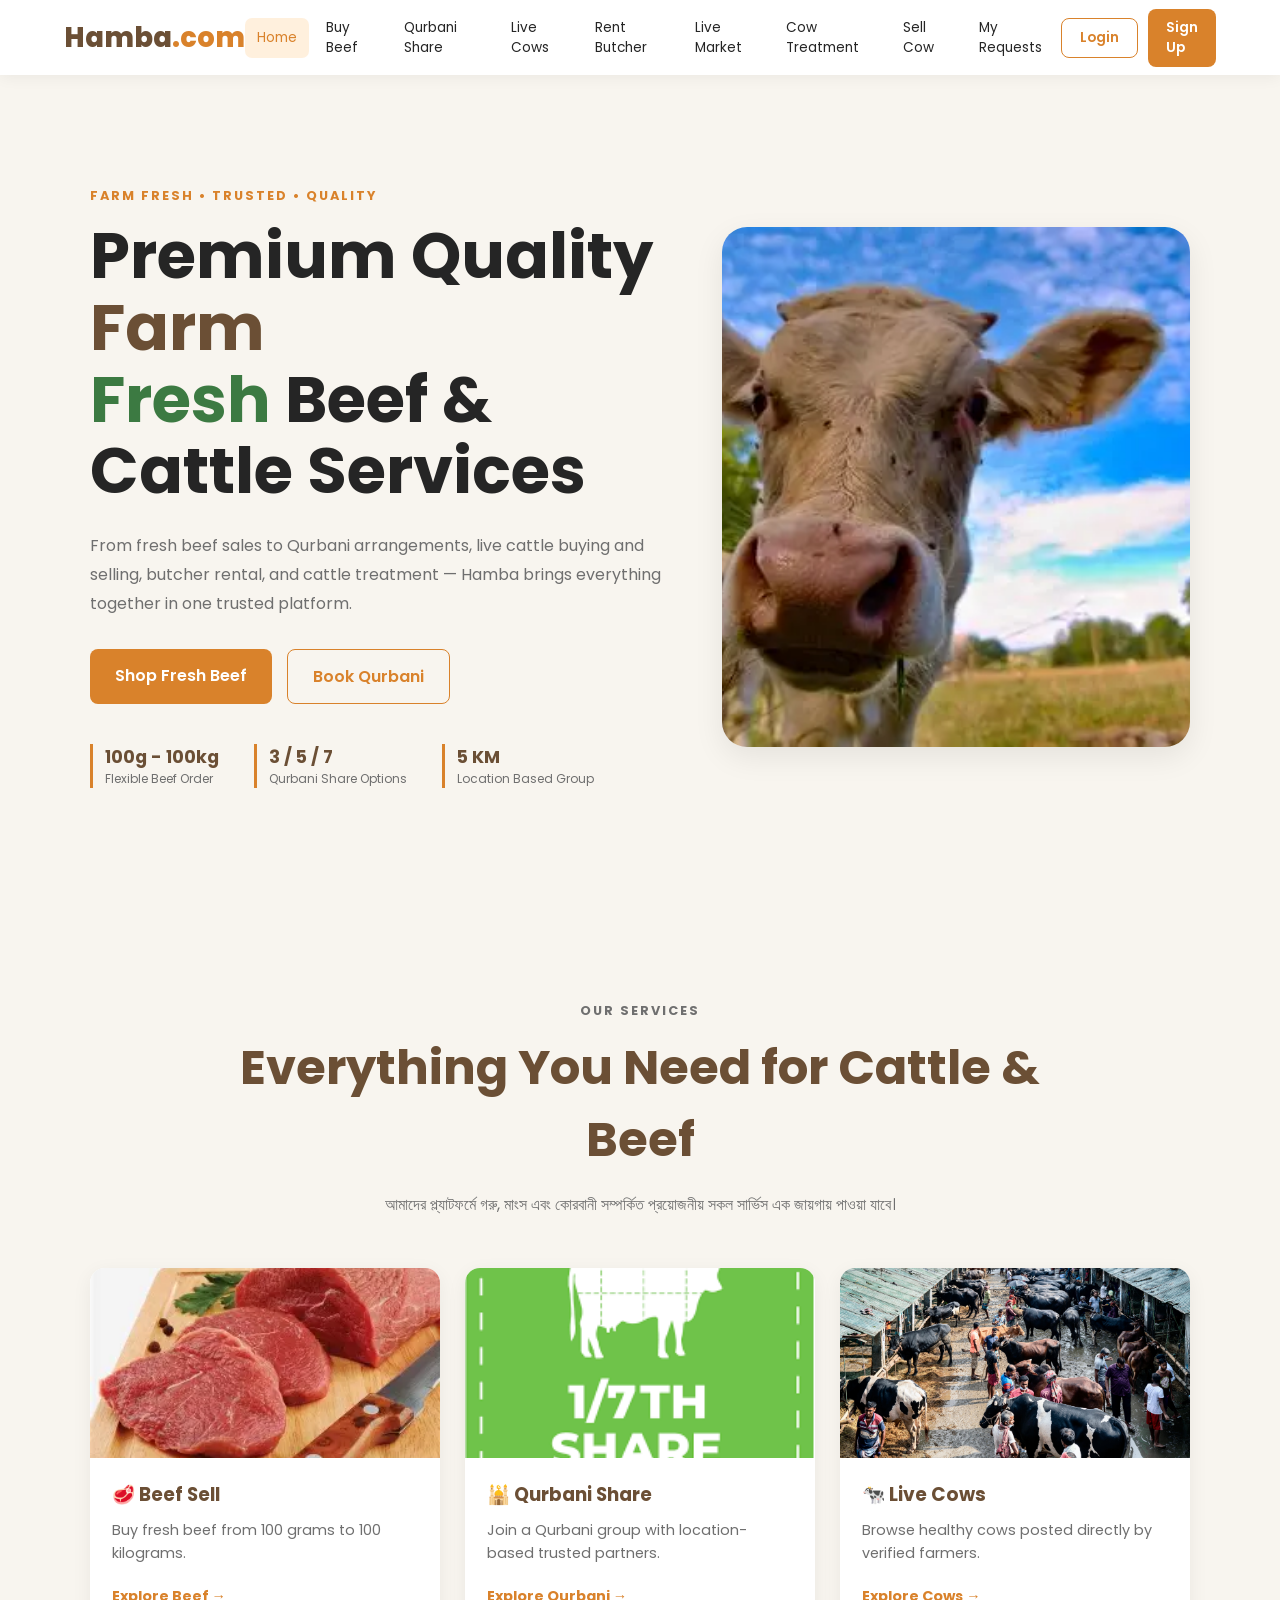
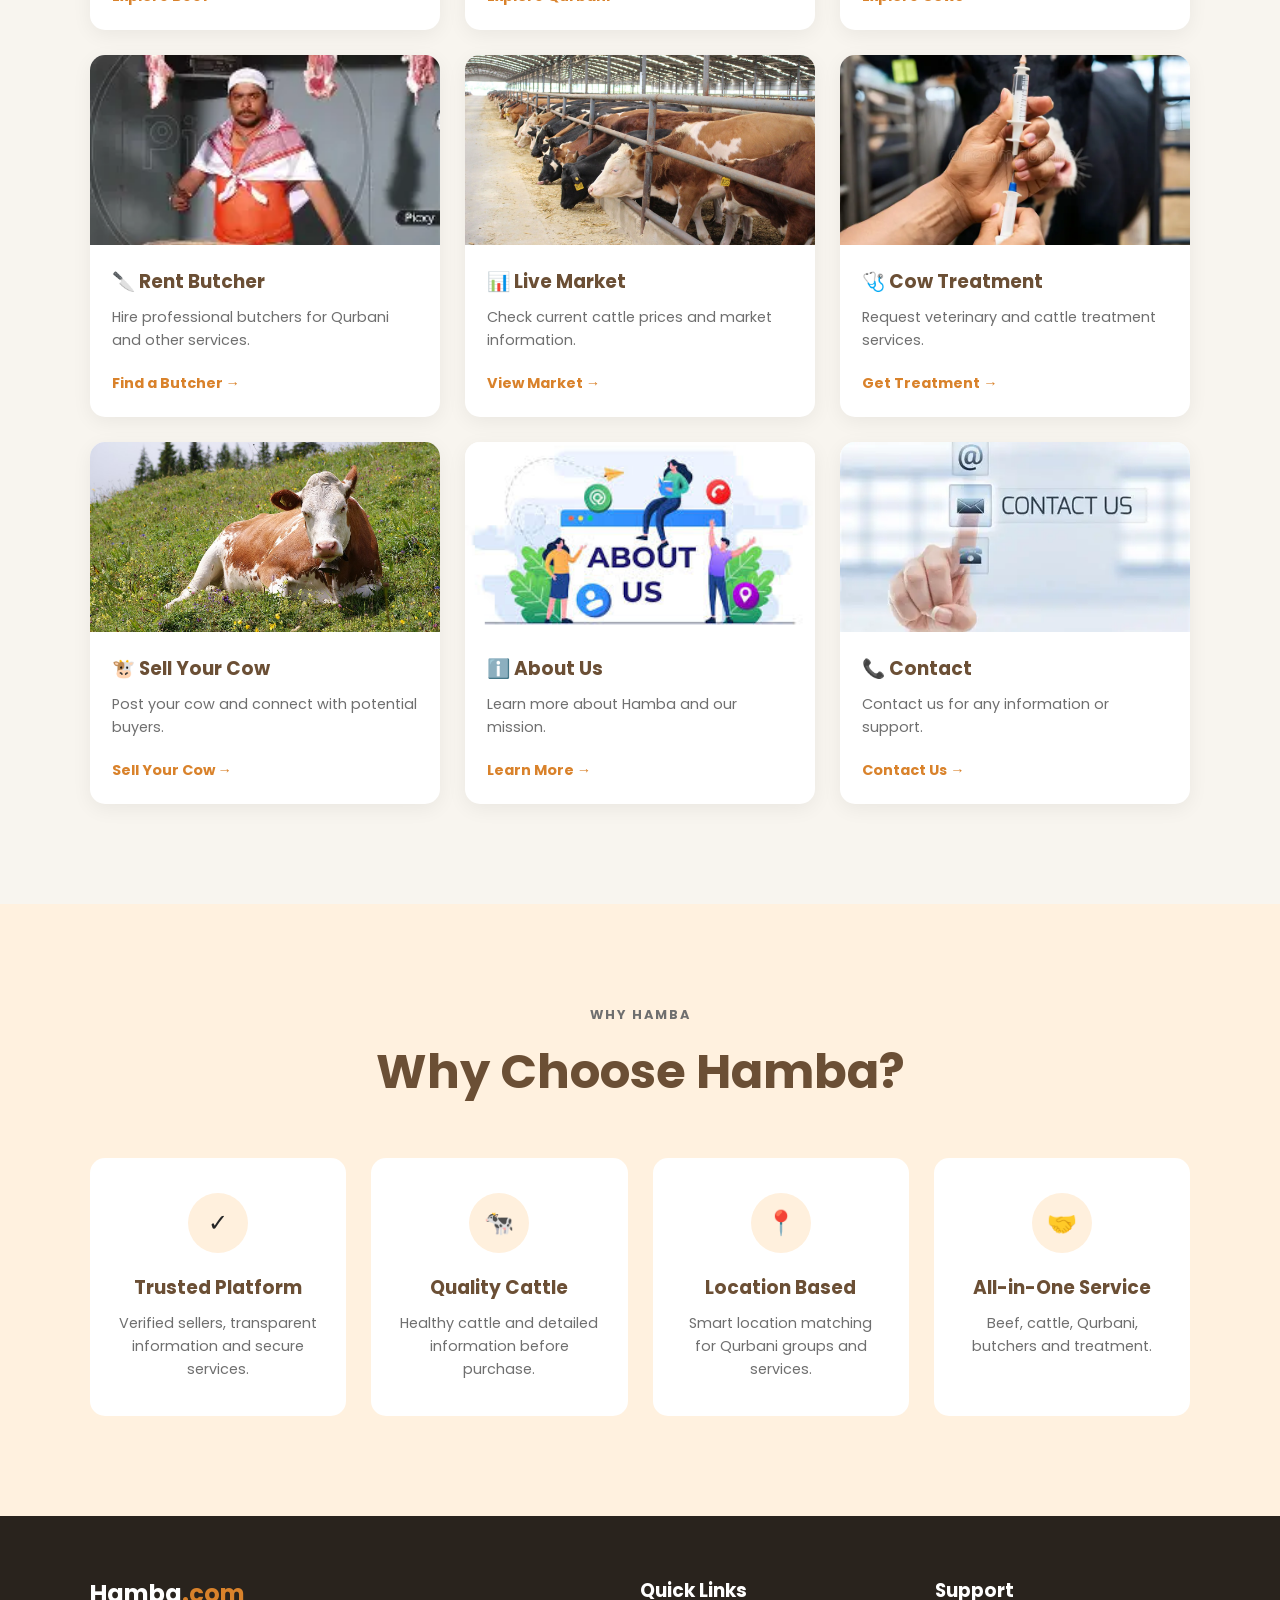
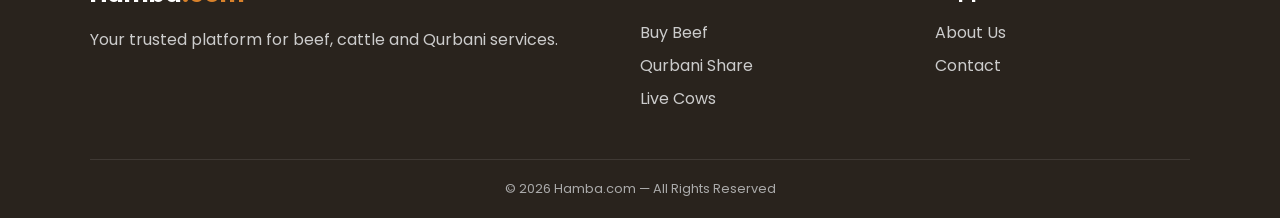
<file: index.html>
<!DOCTYPE html>
<html lang="en">

<head>
    <meta charset="UTF-8">
    <meta name="viewport" content="width=device-width, initial-scale=1.0">

    <title>Hamba.com | Farm Fresh Beef & Cattle Services</title>

    <link rel="stylesheet" href="styles.css">
    <script src="script.js" defer></script>
</head>

<body>

    <!-- ================= HEADER ================= -->

    <header>

        <nav class="navbar">

            <a href="index.html" class="logo">
                Hamba<span>.com</span>
            </a>

            <div class="nav-links">

                <a href="index.html" class="active">Home</a>

                <a href="pages/beef-sell.html">
                    Buy Beef
                </a>

                <a href="pages/qurbani-share.html">
                    Qurbani Share
                </a>

                <a href="pages/live-cows.html">
                    Live Cows
                </a>

                <a href="pages/rent-butcher.html">
                    Rent Butcher
                </a>

                <a href="pages/live-market.html">
                    Live Market
                </a>

                <a href="pages/cow-treatment.html">
                    Cow Treatment
                </a>

                <a href="pages/sell-cow.html">
                    Sell Cow
                </a>
                <a href="pages/requests-dashboard.html">
                    My Requests
                </a>

            </div>

            <div class="nav-actions">

                <a href="pages/login.html" class="login-btn">
                    Login
                </a>

                <a href="pages/signup.html" class="signup-btn">
                    Sign Up
                </a>

            </div>

            <button class="mobile-menu-btn" id="menuToggle">
                ☰
            </button>

        </nav>

    </header>


    <!-- ================= MOBILE MENU ================= -->

    <div class="mobile-menu" id="mobileMenu">

        <a href="index.html">Home</a>

        <a href="pages/beef-sell.html">
            Buy Beef
        </a>

        <a href="pages/qurbani-share.html">
            Qurbani Share
        </a>

        <a href="pages/live-cows.html">
            Live Cows
        </a>

        <a href="pages/rent-butcher.html">
            Rent Butcher
        </a>

        <a href="pages/live-market.html">
            Live Market
        </a>

        <a href="pages/cow-treatment.html">
            Cow Treatment
        </a>

        <a href="pages/sell-cow.html">
            Sell Your Cow
        </a>

        <a href="pages/about.html">
            About Us
        </a>

        <a href="pages/contact.html">
            Contact
        </a>

        <a href="pages/login.html">
            Login
        </a>

    </div>


    <!-- ================= HERO SECTION ================= -->

    <section class="hero">

        <div class="hero-content">

            <div class="hero-text">

                <p class="hero-tag">
                    FARM FRESH • TRUSTED • QUALITY
                </p>

                <h1>

                    Premium Quality
                    <span class="brown-text">Farm</span>

                    <br>

                    <span class="green-text">Fresh</span>
                    Beef & Cattle Services

                </h1>

                <p class="hero-description">

                    From fresh beef sales to Qurbani arrangements,
                    live cattle buying and selling, butcher rental,
                    and cattle treatment — Hamba brings everything
                    together in one trusted platform.

                </p>

                <div class="hero-buttons">

                    <a href="pages/beef-sell.html" class="btn primary-btn">

                        Shop Fresh Beef

                    </a>

                    <a href="pages/qurbani-share.html" class="btn secondary-btn">

                        Book Qurbani

                    </a>

                </div>


                <div class="hero-stats">

                    <div class="stat">

                        <h3>100g - 100kg</h3>

                        <p>Flexible Beef Order</p>

                    </div>


                    <div class="stat">

                        <h3>3 / 5 / 7</h3>

                        <p>Qurbani Share Options</p>

                    </div>


                    <div class="stat">

                        <h3>5 KM</h3>

                        <p>Location Based Group</p>

                    </div>

                </div>

            </div>


            <div class="hero-image-container">

                <img src="assets/images/hero.jpg" alt="Healthy farm cow" class="hero-image">

            </div>

        </div>

    </section>


    <!-- ================= SERVICES ================= -->

    <section class="services-section">

        <div class="section-heading">

            <p class="section-tag">
                OUR SERVICES
            </p>

            <h2>
                Everything You Need for Cattle & Beef
            </h2>

            <p>

                আমাদের প্ল্যাটফর্মে গরু, মাংস এবং
                কোরবানী সম্পর্কিত প্রয়োজনীয় সকল সার্ভিস
                এক জায়গায় পাওয়া যাবে।

            </p>

        </div>


        <div class="service-grid">


            <!-- Beef Sell -->

            <a href="pages/beef-sell.html" class="service-card">

                <img src="assets/images/beef.jpg" alt="Fresh Beef">

                <div class="service-content">

                    <h3>
                        🥩 Beef Sell
                    </h3>

                    <p>

                        Buy fresh beef from
                        100 grams to 100 kilograms.

                    </p>

                    <span>
                        Explore Beef →
                    </span>

                </div>

            </a>



            <!-- Qurbani -->

            <a href="pages/qurbani-share.html" class="service-card">

                <img src="assets/images/qurbani.png" alt="Qurbani Share">

                <div class="service-content">

                    <h3>
                        🕌 Qurbani Share
                    </h3>

                    <p>

                        Join a Qurbani group with
                        location-based trusted partners.

                    </p>

                    <span>
                        Explore Qurbani →
                    </span>

                </div>

            </a>



            <!-- Live Cows -->

            <a href="pages/live-cows.html" class="service-card">

                <img src="assets/images/live-cows.jpg" alt="Live Cows">

                <div class="service-content">

                    <h3>
                        🐄 Live Cows
                    </h3>

                    <p>

                        Browse healthy cows posted
                        directly by verified farmers.

                    </p>

                    <span>
                        Explore Cows →
                    </span>

                </div>

            </a>



            <!-- Rent Butcher -->

            <a href="pages/rent-butcher.html" class="service-card">

                <img src="assets/images/butcher.jpg" alt="Rent Butcher">

                <div class="service-content">

                    <h3>
                        🔪 Rent Butcher
                    </h3>

                    <p>

                        Hire professional butchers
                        for Qurbani and other services.

                    </p>

                    <span>
                        Find a Butcher →
                    </span>

                </div>

            </a>



            <!-- Live Market -->

            <a href="pages/live-market.html" class="service-card">

                <img src="assets/images/market.jpg" alt="Live Market">

                <div class="service-content">

                    <h3>
                        📊 Live Market
                    </h3>

                    <p>

                        Check current cattle prices
                        and market information.

                    </p>

                    <span>
                        View Market →
                    </span>

                </div>

            </a>



            <!-- Cow Treatment -->

            <a href="pages/cow-treatment.html" class="service-card">

                <img src="assets/images/treatment.jpg" alt="Cow Treatment">

                <div class="service-content">

                    <h3>
                        🩺 Cow Treatment
                    </h3>

                    <p>

                        Request veterinary and
                        cattle treatment services.

                    </p>

                    <span>
                        Get Treatment →
                    </span>

                </div>

            </a>



            <!-- Sell Cow -->

            <a href="pages/sell-cow.html" class="service-card">

                <img src="assets/images/sell-cow.jpg" alt="Sell Your Cow">

                <div class="service-content">

                    <h3>
                        🐮 Sell Your Cow
                    </h3>

                    <p>

                        Post your cow and connect
                        with potential buyers.

                    </p>

                    <span>
                        Sell Your Cow →
                    </span>

                </div>

            </a>



            <!-- About -->

            <a href="pages/about.html" class="service-card">

                <img src="assets/images/about.jpg" alt="About Hamba">

                <div class="service-content">

                    <h3>
                        ℹ️ About Us
                    </h3>

                    <p>

                        Learn more about Hamba
                        and our mission.

                    </p>

                    <span>
                        Learn More →
                    </span>

                </div>

            </a>



            <!-- Contact -->

            <a href="pages/contact.html" class="service-card">

                <img src="assets/images/contact.jpg" alt="Contact Hamba">

                <div class="service-content">

                    <h3>
                        📞 Contact
                    </h3>

                    <p>

                        Contact us for any
                        information or support.

                    </p>

                    <span>
                        Contact Us →
                    </span>

                </div>

            </a>


        </div>

    </section>


    <!-- ================= WHY HAMBA ================= -->

    <section class="why-section">

        <div class="section-heading">

            <p class="section-tag">
                WHY HAMBA
            </p>

            <h2>
                Why Choose Hamba?
            </h2>

        </div>


        <div class="why-grid">


            <div class="why-card">

                <div class="why-icon">
                    ✓
                </div>

                <h3>
                    Trusted Platform
                </h3>

                <p>

                    Verified sellers, transparent
                    information and secure services.

                </p>

            </div>


            <div class="why-card">

                <div class="why-icon">
                    🐄
                </div>

                <h3>
                    Quality Cattle
                </h3>

                <p>

                    Healthy cattle and detailed
                    information before purchase.

                </p>

            </div>


            <div class="why-card">

                <div class="why-icon">
                    📍
                </div>

                <h3>
                    Location Based
                </h3>

                <p>

                    Smart location matching for
                    Qurbani groups and services.

                </p>

            </div>


            <div class="why-card">

                <div class="why-icon">
                    🤝
                </div>

                <h3>
                    All-in-One Service
                </h3>

                <p>

                    Beef, cattle, Qurbani,
                    butchers and treatment.

                </p>

            </div>

        </div>

    </section>


    <!-- ================= FOOTER ================= -->

    <footer>

        <div class="footer-content">

            <div>

                <h2>
                    Hamba<span>.com</span>
                </h2>

                <p>

                    Your trusted platform for
                    beef, cattle and Qurbani services.

                </p>

            </div>


            <div>

                <h3>
                    Quick Links
                </h3>

                <a href="pages/beef-sell.html">
                    Buy Beef
                </a>

                <a href="pages/qurbani-share.html">
                    Qurbani Share
                </a>

                <a href="pages/live-cows.html">
                    Live Cows
                </a>

            </div>


            <div>

                <h3>
                    Support
                </h3>

                <a href="pages/about.html">
                    About Us
                </a>

                <a href="pages/contact.html">
                    Contact
                </a>

            </div>

        </div>


        <div class="copyright">

            © 2026 Hamba.com — All Rights Reserved

        </div>

    </footer>

</body>

</html>
</file>
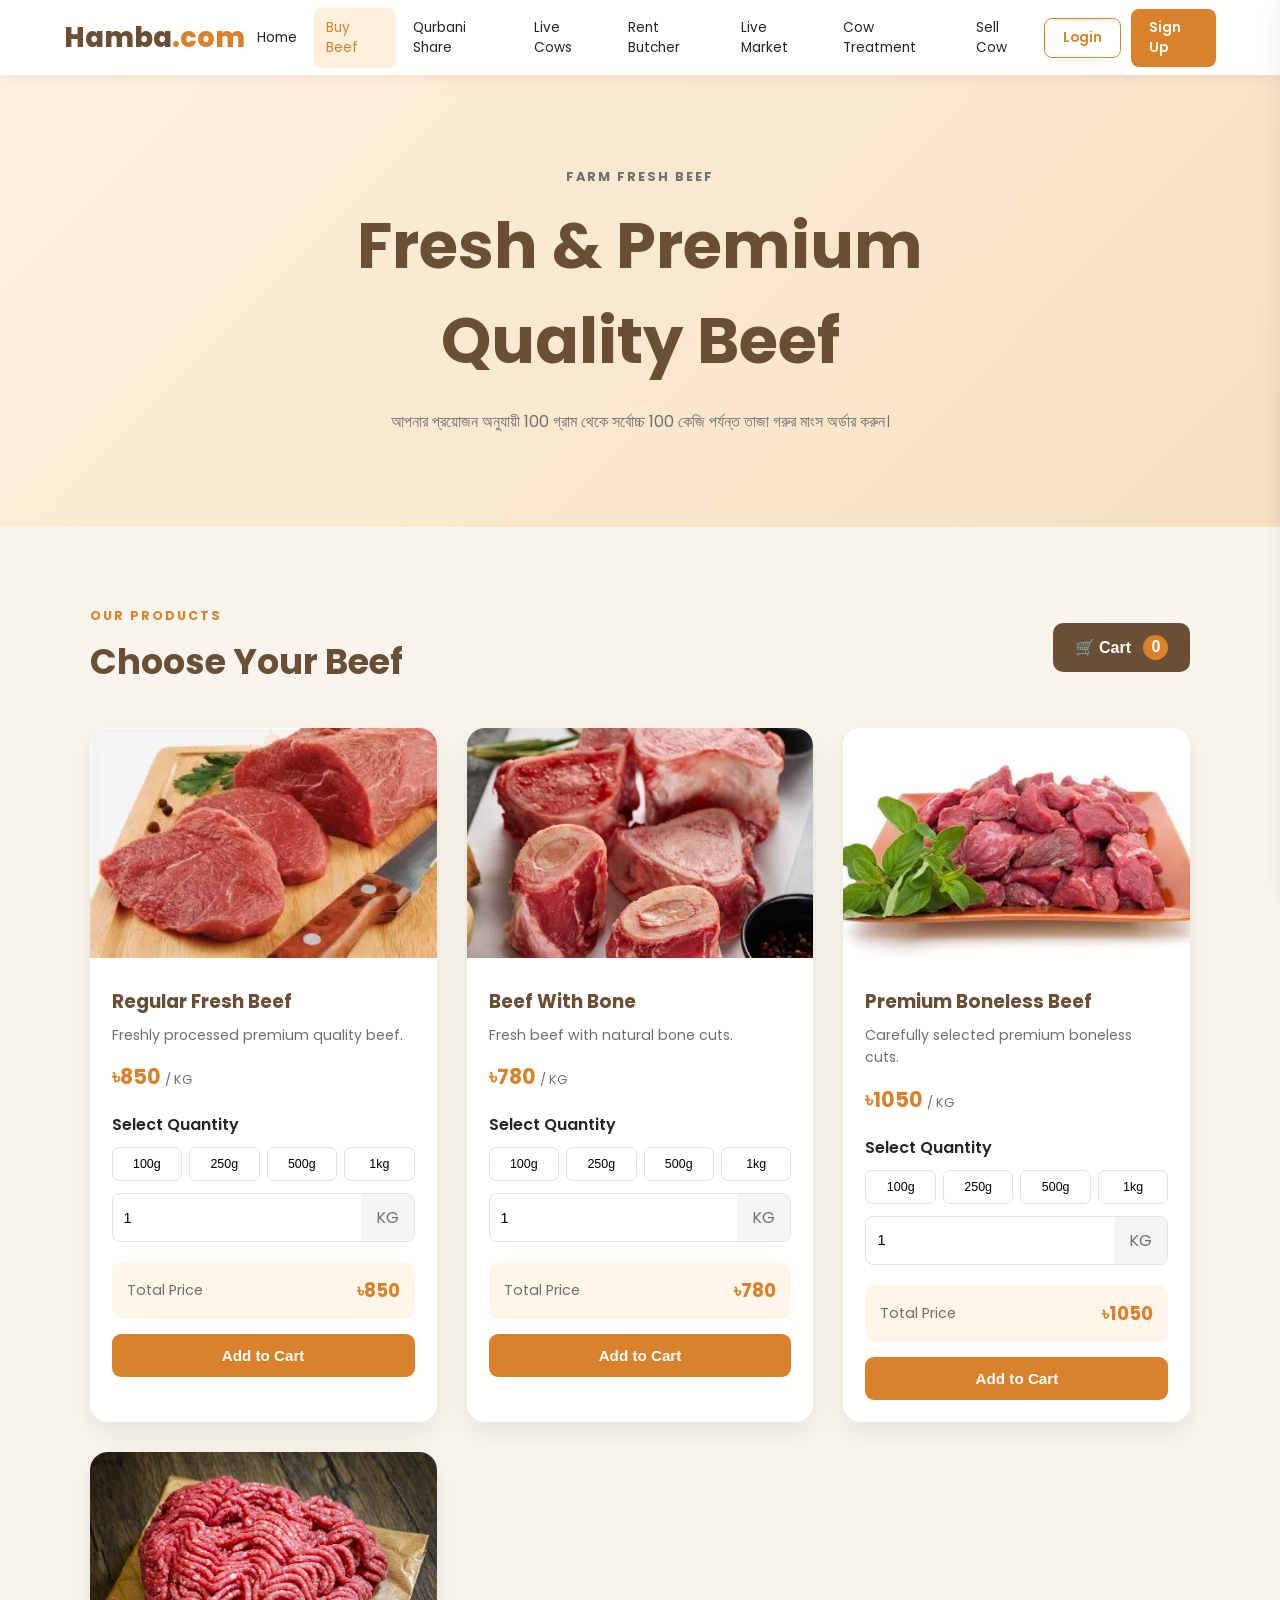
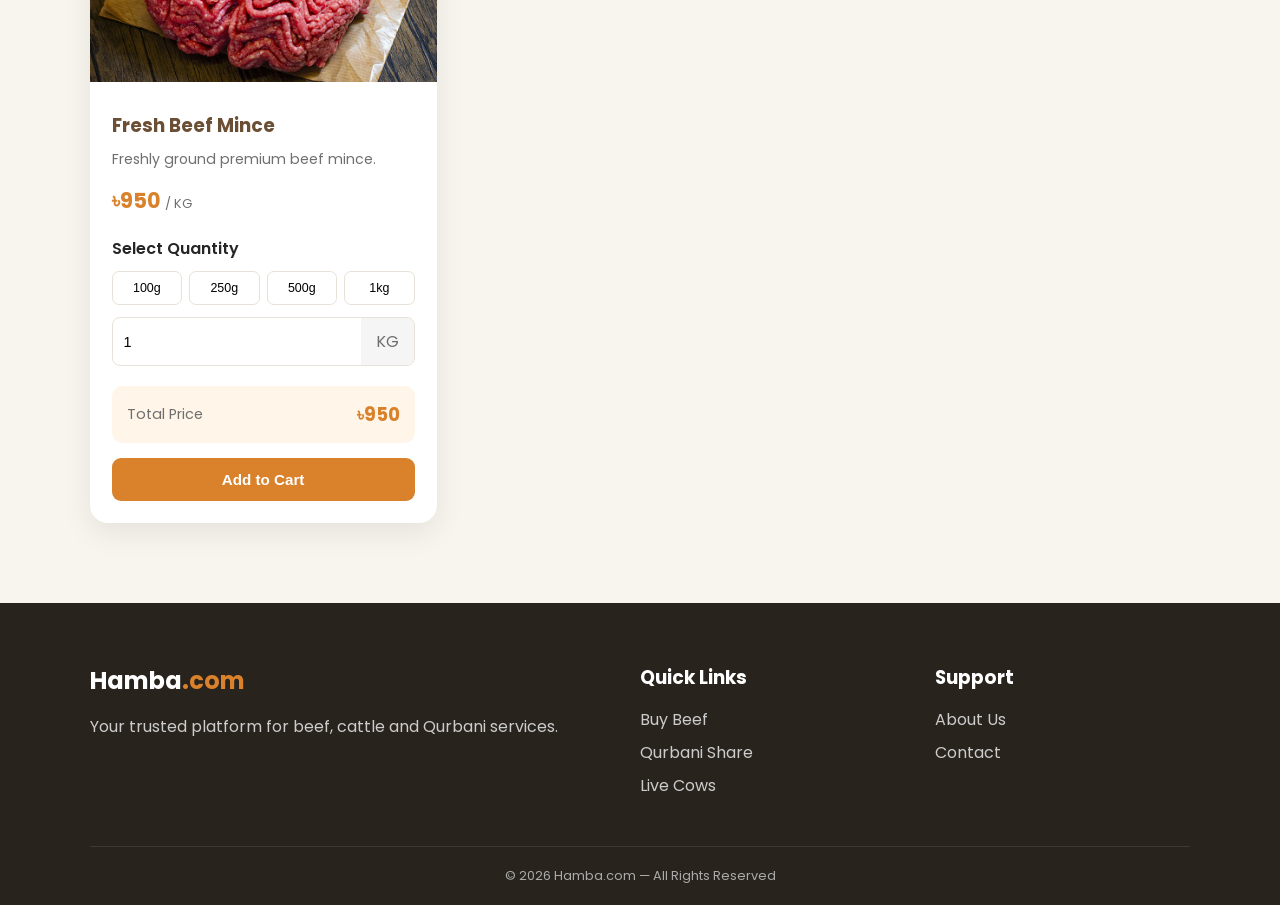
<file: pages/beef-sell.html>
<!DOCTYPE html>
<html lang="en">

<head>
    <meta charset="UTF-8">
    <meta name="viewport" content="width=device-width, initial-scale=1.0">

    <title>Buy Fresh Beef | Hamba.com</title>

    <!-- Main CSS -->
    <link rel="stylesheet" href="../styles.css">

    <!-- Beef Page CSS -->
    <link rel="stylesheet" href="../styles/beef-sell.css">

    <!-- JavaScript -->
    <script src="../js/beef-sell.js" defer></script>

    <!-- JavaScript -->
    <script src="../js/auth.js" defer></script>
</head>

<body>

    <!-- ================= NAVBAR ================= -->

    <header>

        <nav class="navbar">

            <a href="../index.html" class="logo">
                Hamba<span>.com</span>
            </a>

            <div class="nav-links">

                <a href="../index.html">Home</a>

                <a href="beef-sell.html" class="active">
                    Buy Beef
                </a>

                <a href="qurbani-share.html">
                    Qurbani Share
                </a>

                <a href="live-cows.html">
                    Live Cows
                </a>

                <a href="rent-butcher.html">
                    Rent Butcher
                </a>

                <a href="live-market.html">
                    Live Market
                </a>

                <a href="cow-treatment.html">
                    Cow Treatment
                </a>

                <a href="sell-cow.html">
                    Sell Cow
                </a>

            </div>

            <div class="nav-actions">

                <a href="login.html" class="login-btn">
                    Login
                </a>

                <a href="signup.html" class="signup-btn">
                    Sign Up
                </a>

            </div>

            <button class="mobile-menu-btn" id="menuToggle">
                ☰
            </button>

        </nav>

    </header>


    <!-- ================= MOBILE MENU ================= -->

    <div class="mobile-menu" id="mobileMenu">

        <a href="../index.html">Home</a>
        <a href="beef-sell.html">Buy Beef</a>
        <a href="qurbani-share.html">Qurbani Share</a>
        <a href="live-cows.html">Live Cows</a>
        <a href="rent-butcher.html">Rent Butcher</a>
        <a href="live-market.html">Live Market</a>
        <a href="cow-treatment.html">Cow Treatment</a>
        <a href="sell-cow.html">Sell Your Cow</a>
        <a href="about.html">About Us</a>
        <a href="contact.html">Contact</a>

    </div>


    <!-- ================= PAGE HEADER ================= -->

    <section class="beef-hero">

        <div class="beef-hero-content">

            <p class="section-tag">
                FARM FRESH BEEF
            </p>

            <h1>
                Fresh & Premium Quality Beef
            </h1>

            <p>
                আপনার প্রয়োজন অনুযায়ী 100 গ্রাম থেকে
                সর্বোচ্চ 100 কেজি পর্যন্ত তাজা গরুর মাংস অর্ডার করুন।
            </p>

        </div>

    </section>


    <!-- ================= PRODUCT SECTION ================= -->

    <main class="beef-page">

        <div class="product-section-header">

            <div>

                <p class="section-tag">
                    OUR PRODUCTS
                </p>

                <h2>
                    Choose Your Beef
                </h2>

            </div>

            <!-- Cart -->

            <button class="cart-button" id="cartButton">

                🛒 Cart

                <span id="cartCount">
                    0
                </span>

            </button>

        </div>


        <!-- ================= PRODUCT GRID ================= -->

        <section class="beef-product-grid">


            <!-- Product 1 -->

            <article
                class="beef-product-card"
                data-name="Regular Beef"
                data-price="850"
                data-image="../assets/images/beef.jpg"
            >

                <img
                    src="../assets/images/beef.jpg"
                    alt="Regular Fresh Beef"
                >

                <div class="beef-product-info">

                    <h3>
                        Regular Fresh Beef
                    </h3>

                    <p>
                        Freshly processed premium quality beef.
                    </p>

                    <h4>
                        ৳850 <span>/ KG</span>
                    </h4>


                    <!-- Quantity -->

                    <div class="quantity-section">

                        <label>
                            Select Quantity
                        </label>

                        <div class="quick-quantity">

                            <button data-quantity="0.1">
                                100g
                            </button>

                            <button data-quantity="0.25">
                                250g
                            </button>

                            <button data-quantity="0.5">
                                500g
                            </button>

                            <button data-quantity="1">
                                1kg
                            </button>

                        </div>


                        <div class="custom-quantity">

                            <input
                                type="number"
                                class="quantity-input"
                                min="0.1"
                                max="100"
                                step="0.1"
                                value="1"
                            >

                            <span>
                                KG
                            </span>

                        </div>

                    </div>


                    <!-- Price -->

                    <div class="price-summary">

                        <span>
                            Total Price
                        </span>

                        <strong class="total-price">
                            ৳850
                        </strong>

                    </div>


                    <button class="add-cart-btn">

                        Add to Cart

                    </button>

                </div>

            </article>


            <!-- Product 2 -->

            <article
                class="beef-product-card"
                data-name="Beef With Bone"
                data-price="780"
                data-image="../assets/images/beef-bone.jpg"
            >

                <img
                    src="../assets/images/beef-bone.jpg"
                    alt="Beef With Bone"
                >

                <div class="beef-product-info">

                    <h3>
                        Beef With Bone
                    </h3>

                    <p>
                        Fresh beef with natural bone cuts.
                    </p>

                    <h4>
                        ৳780 <span>/ KG</span>
                    </h4>

                    <div class="quantity-section">

                        <label>
                            Select Quantity
                        </label>

                        <div class="quick-quantity">

                            <button data-quantity="0.1">
                                100g
                            </button>

                            <button data-quantity="0.25">
                                250g
                            </button>

                            <button data-quantity="0.5">
                                500g
                            </button>

                            <button data-quantity="1">
                                1kg
                            </button>

                        </div>

                        <div class="custom-quantity">

                            <input
                                type="number"
                                class="quantity-input"
                                min="0.1"
                                max="100"
                                step="0.1"
                                value="1"
                            >

                            <span>KG</span>

                        </div>

                    </div>

                    <div class="price-summary">

                        <span>Total Price</span>

                        <strong class="total-price">
                            ৳780
                        </strong>

                    </div>

                    <button class="add-cart-btn">
                        Add to Cart
                    </button>

                </div>

            </article>


            <!-- Product 3 -->

            <article
                class="beef-product-card"
                data-name="Boneless Beef"
                data-price="1050"
                data-image="../assets/images/beef-boneless.jpg"
            >

                <img
                    src="../assets/images/beef-boneless.jpg"
                    alt="Boneless Beef"
                >

                <div class="beef-product-info">

                    <h3>
                        Premium Boneless Beef
                    </h3>

                    <p>
                        Carefully selected premium boneless cuts.
                    </p>

                    <h4>
                        ৳1050 <span>/ KG</span>
                    </h4>

                    <div class="quantity-section">

                        <label>Select Quantity</label>

                        <div class="quick-quantity">

                            <button data-quantity="0.1">100g</button>
                            <button data-quantity="0.25">250g</button>
                            <button data-quantity="0.5">500g</button>
                            <button data-quantity="1">1kg</button>

                        </div>

                        <div class="custom-quantity">

                            <input
                                type="number"
                                class="quantity-input"
                                min="0.1"
                                max="100"
                                step="0.1"
                                value="1"
                            >

                            <span>KG</span>

                        </div>

                    </div>

                    <div class="price-summary">

                        <span>Total Price</span>

                        <strong class="total-price">
                            ৳1050
                        </strong>

                    </div>

                    <button class="add-cart-btn">
                        Add to Cart
                    </button>

                </div>

            </article>


            <!-- Product 4 -->

            <article
                class="beef-product-card"
                data-name="Beef Mince"
                data-price="950"
                data-image="../assets/images/beef-mince.jpg"
            >

                <img
                    src="../assets/images/beef-mince.jpg"
                    alt="Fresh Beef Mince"
                >

                <div class="beef-product-info">

                    <h3>
                        Fresh Beef Mince
                    </h3>

                    <p>
                        Freshly ground premium beef mince.
                    </p>

                    <h4>
                        ৳950 <span>/ KG</span>
                    </h4>

                    <div class="quantity-section">

                        <label>Select Quantity</label>

                        <div class="quick-quantity">

                            <button data-quantity="0.1">100g</button>
                            <button data-quantity="0.25">250g</button>
                            <button data-quantity="0.5">500g</button>
                            <button data-quantity="1">1kg</button>

                        </div>

                        <div class="custom-quantity">

                            <input
                                type="number"
                                class="quantity-input"
                                min="0.1"
                                max="100"
                                step="0.1"
                                value="1"
                            >

                            <span>KG</span>

                        </div>

                    </div>

                    <div class="price-summary">

                        <span>Total Price</span>

                        <strong class="total-price">
                            ৳950
                        </strong>

                    </div>

                    <button class="add-cart-btn">
                        Add to Cart
                    </button>

                </div>

            </article>

        </section>

    </main>


    <!-- ================= CART SIDEBAR ================= -->

    <div class="cart-overlay" id="cartOverlay"></div>

    <aside class="cart-sidebar" id="cartSidebar">

        <div class="cart-header">

            <h2>
                Your Cart
            </h2>

            <button id="closeCart">
                ✕
            </button>

        </div>


        <div class="cart-items" id="cartItems">

            <!-- JavaScript দিয়ে Cart Item আসবে -->

        </div>


        <div class="cart-footer">

            <div class="cart-total">

                <span>Total</span>

                <strong id="cartTotal">
                    ৳0
                </strong>

            </div>

            <button class="checkout-btn">

                Proceed to Checkout

            </button>

        </div>

    </aside>
     <!-- ================= FOOTER ================= -->

    <footer>

        <div class="footer-content">

            <div>

                <h2>
                    Hamba<span>.com</span>
                </h2>

                <p>

                    Your trusted platform for
                    beef, cattle and Qurbani services.

                </p>

            </div>


            <div>

                <h3>
                    Quick Links
                </h3>

                <a href="pages/beef-sell.html">
                    Buy Beef
                </a>

                <a href="pages/qurbani-share.html">
                    Qurbani Share
                </a>

                <a href="pages/live-cows.html">
                    Live Cows
                </a>

            </div>


            <div>

                <h3>
                    Support
                </h3>

                <a href="pages/about.html">
                    About Us
                </a>

                <a href="pages/contact.html">
                    Contact
                </a>

            </div>

        </div>


        <div class="copyright">

            © 2026 Hamba.com — All Rights Reserved

        </div>

    </footer>

</body>

</html>
</file>
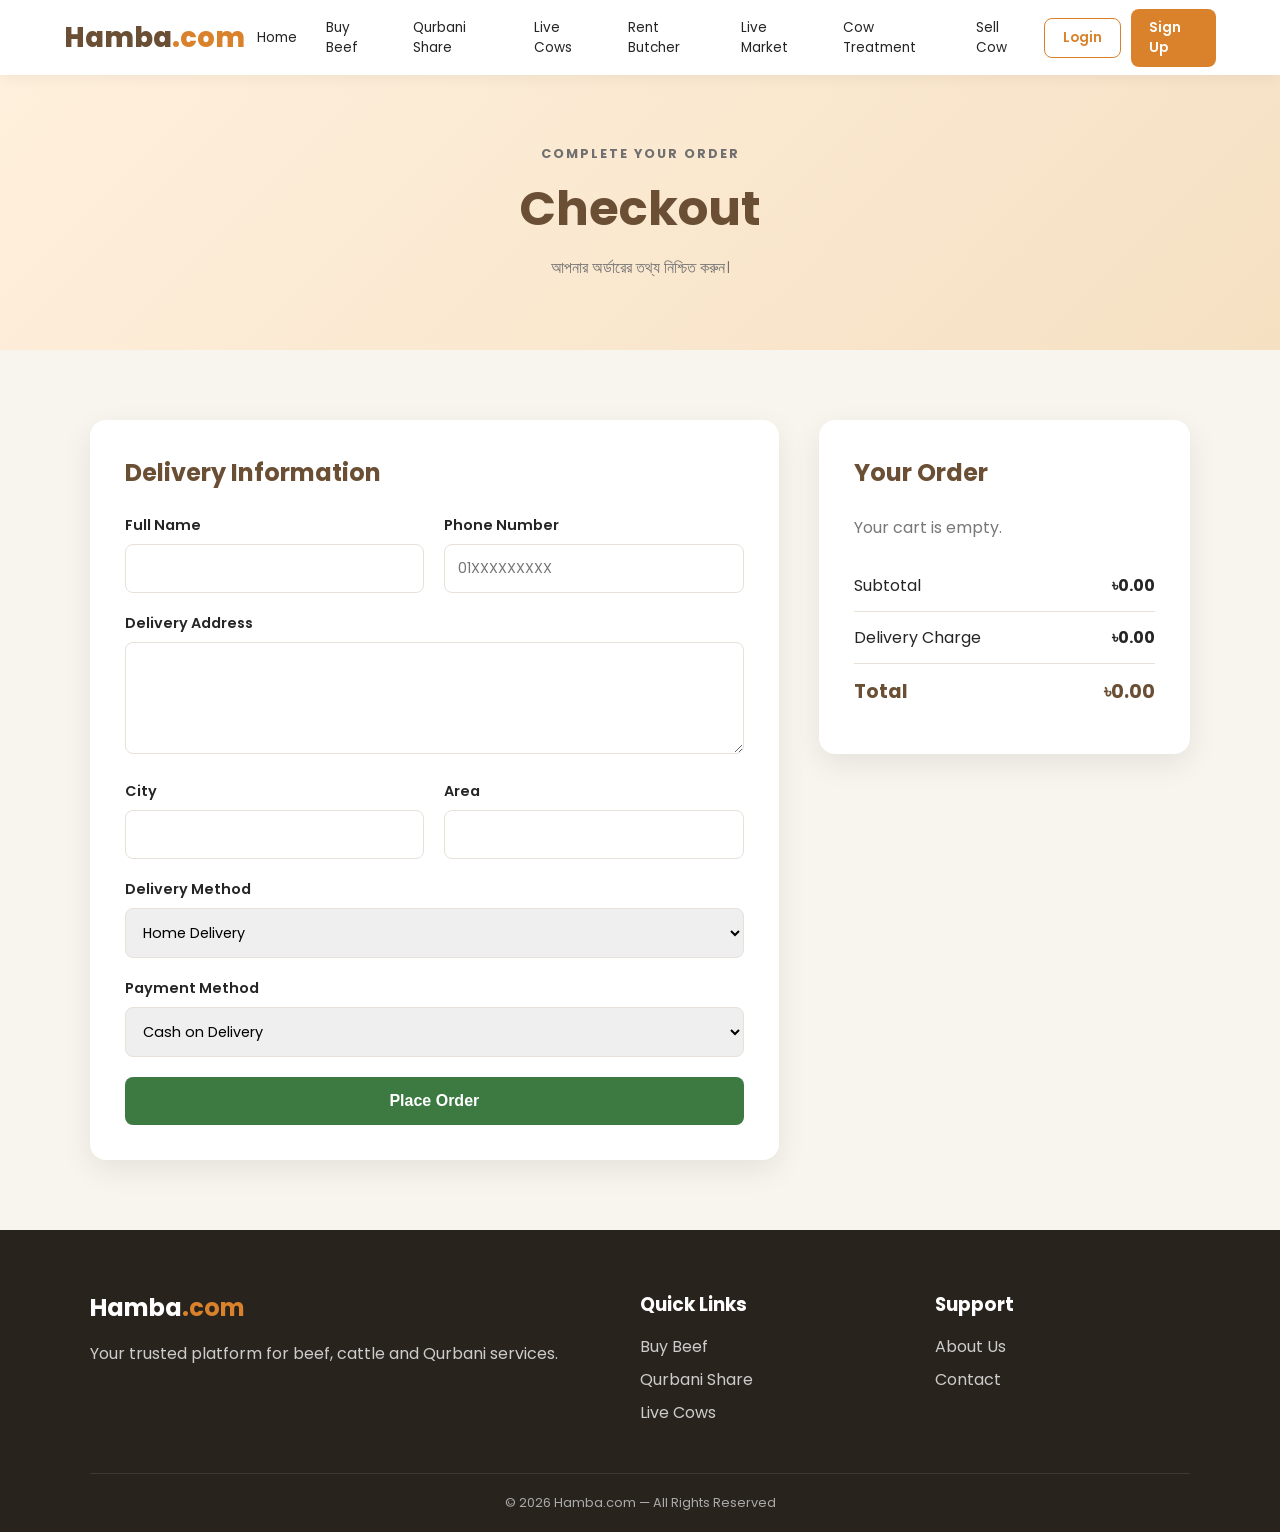
<file: pages/checkout.html>
<!DOCTYPE html>
<html lang="en">

<head>
    <meta charset="UTF-8">
    <meta name="viewport" content="width=device-width, initial-scale=1.0">

    <title>Checkout | Hamba.com</title>

    <link rel="stylesheet" href="../styles.css">
    <link rel="stylesheet" href="../styles/checkout.css">

    <script src="../js/checkout.js" defer></script>
    <!-- JavaScript -->
    <script src="../js/auth.js" defer></script>
</head>

<body>

    <!-- NAVBAR -->

    <header>
        <nav class="navbar">

            <a href="../index.html" class="logo">
                Hamba<span>.com</span>
            </a>

            <div class="nav-links">

                <a href="../index.html">Home</a>

                <a href="beef-sell.html">
                    Buy Beef
                </a>

                <a href="qurbani-share.html">
                    Qurbani Share
                </a>

                <a href="live-cows.html">
                    Live Cows
                </a>

                <a href="rent-butcher.html">
                    Rent Butcher
                </a>

                <a href="live-market.html">
                    Live Market
                </a>

                <a href="cow-treatment.html">
                    Cow Treatment
                </a>

                <a href="sell-cow.html">
                    Sell Cow
                </a>

            </div>

            <div class="nav-actions">

                <a href="login.html" class="login-btn">
                    Login
                </a>

                <a href="signup.html" class="signup-btn">
                    Sign Up
                </a>

            </div>

            <button class="mobile-menu-btn" id="menuToggle">
                ☰
            </button>

        </nav>
    </header>


    <!-- PAGE HEADER -->

    <section class="checkout-hero">

        <div>

            <p class="section-tag">
                COMPLETE YOUR ORDER
            </p>

            <h1>Checkout</h1>

            <p>
                আপনার অর্ডারের তথ্য নিশ্চিত করুন।
            </p>

        </div>

    </section>


    <!-- CHECKOUT -->

    <main class="checkout-page">

        <div class="checkout-container">


            <!-- CUSTOMER FORM -->

            <section class="customer-section">

                <h2>Delivery Information</h2>

                <form id="checkoutForm">

                    <div class="form-row">

                        <div class="form-group">

                            <label>Full Name</label>

                            <input
                                type="text"
                                id="customerName"
                                required
                            >

                        </div>


                        <div class="form-group">

                            <label>Phone Number</label>

                            <input
                                type="tel"
                                id="customerPhone"
                                placeholder="01XXXXXXXXX"
                                required
                            >

                        </div>

                    </div>


                    <div class="form-group">

                        <label>Delivery Address</label>

                        <textarea
                            id="customerAddress"
                            rows="4"
                            required
                        ></textarea>

                    </div>


                    <div class="form-row">

                        <div class="form-group">

                            <label>City</label>

                            <input
                                type="text"
                                id="customerCity"
                                required
                            >

                        </div>


                        <div class="form-group">

                            <label>Area</label>

                            <input
                                type="text"
                                id="customerArea"
                                required
                            >

                        </div>

                    </div>


                    <!-- DELIVERY -->

                    <div class="form-group">

                        <label>Delivery Method</label>

                        <select id="deliveryMethod">

                            <option value="home">
                                Home Delivery
                            </option>

                            <option value="pickup">
                                Farm Pickup
                            </option>

                        </select>

                    </div>


                    <!-- PAYMENT -->

                    <div class="form-group">

                        <label>Payment Method</label>

                        <select id="paymentMethod">

                            <option value="cash">
                                Cash on Delivery
                            </option>

                            <option value="bkash">
                                bKash
                            </option>

                            <option value="card">
                                Card Payment
                            </option>

                        </select>

                    </div>


                    <button
                        type="submit"
                        class="place-order-btn"
                    >

                        Place Order

                    </button>

                </form>

            </section>


            <!-- ORDER SUMMARY -->

            <aside class="order-summary">

                <h2>Your Order</h2>

                <div
                    id="checkoutItems"
                    class="checkout-items"
                >

                </div>


                <div class="summary-row">

                    <span>Subtotal</span>

                    <strong id="checkoutSubtotal">
                        ৳0
                    </strong>

                </div>


                <div class="summary-row">

                    <span>Delivery Charge</span>

                    <strong id="deliveryCharge">
                        ৳0
                    </strong>

                </div>


                <div class="summary-total">

                    <span>Total</span>

                    <strong id="checkoutTotal">
                        ৳0
                    </strong>

                </div>

            </aside>

        </div>

    </main>


    <!-- SUCCESS MODAL -->

    <div class="order-modal" id="orderModal">

        <div class="order-modal-box">

            <div class="success-icon">
                ✓
            </div>

            <h2>Order Placed Successfully!</h2>

            <p id="orderMessage">
                Your order has been placed.
            </p>

            <a
                href="../index.html"
                class="continue-btn"
            >
                Back to Home
            </a>

        </div>

    </div>
     <!-- ================= FOOTER ================= -->

    <footer>

        <div class="footer-content">

            <div>

                <h2>
                    Hamba<span>.com</span>
                </h2>

                <p>

                    Your trusted platform for
                    beef, cattle and Qurbani services.

                </p>

            </div>


            <div>

                <h3>
                    Quick Links
                </h3>

                <a href="pages/beef-sell.html">
                    Buy Beef
                </a>

                <a href="pages/qurbani-share.html">
                    Qurbani Share
                </a>

                <a href="pages/live-cows.html">
                    Live Cows
                </a>

            </div>


            <div>

                <h3>
                    Support
                </h3>

                <a href="pages/about.html">
                    About Us
                </a>

                <a href="pages/contact.html">
                    Contact
                </a>

            </div>

        </div>


        <div class="copyright">

            © 2026 Hamba.com — All Rights Reserved

        </div>

    </footer>

</body>

</html>
</file>
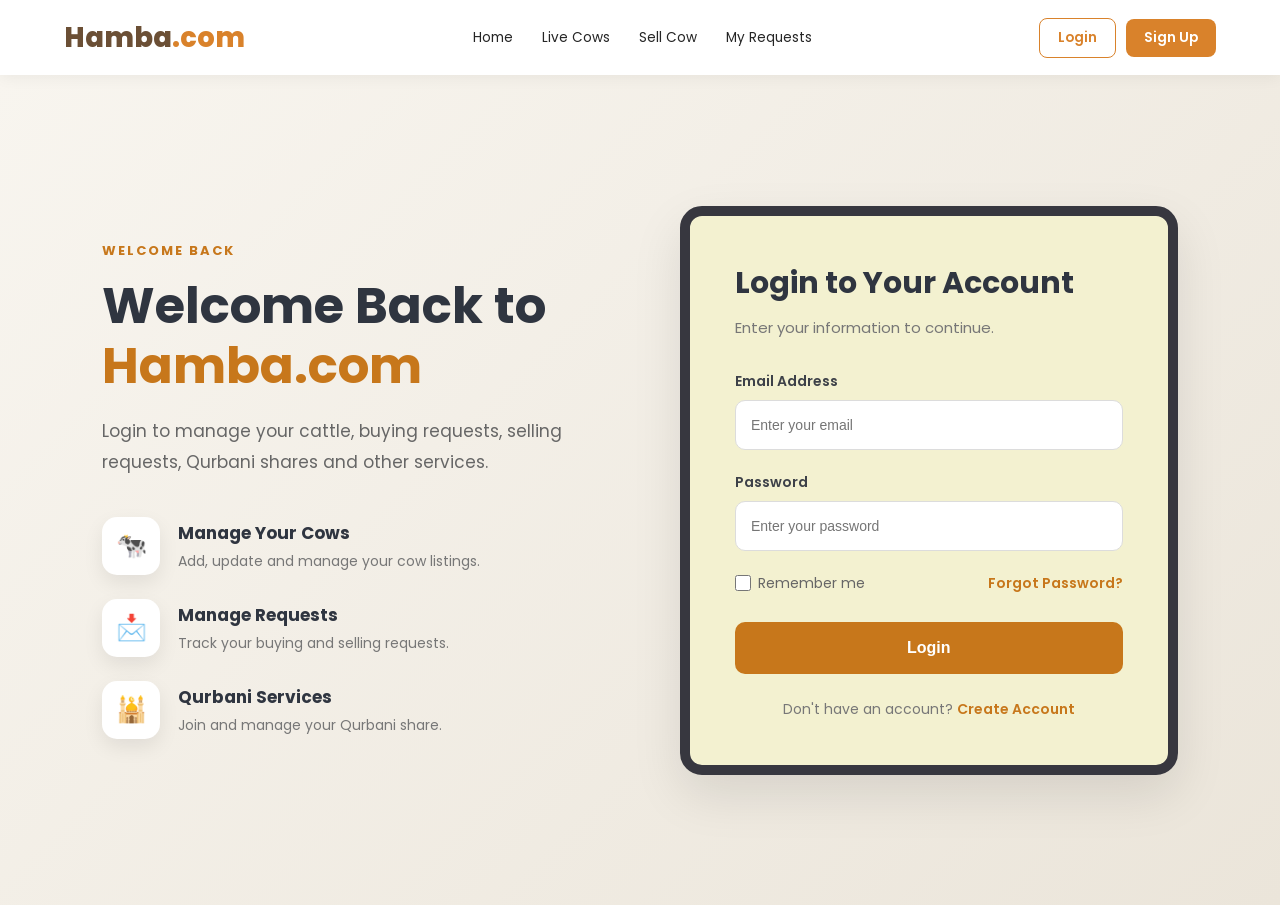
<file: pages/login.html>
<!DOCTYPE html>
<html lang="en">

<head>

    <meta charset="UTF-8">

    <meta name="viewport" content="width=device-width, initial-scale=1.0">

    <title>Login | Hamba.com</title>

    <!-- Main CSS -->

    <link rel="stylesheet" href="../styles.css">

    <!-- Login CSS -->

    <link rel="stylesheet" href="../styles/login.css">

    <!-- Login JS -->

    <script src="../js/login.js" defer></script>
    <style>
    .login-card {
        background: rgb(243, 241, 208) !important;
        border: 10px solid rgb(55, 55, 63) !important;
    }
</style>

</head>


<body>


    <!-- ================= NAVBAR ================= -->

    <header>

        <nav class="navbar">


            <!-- LOGO -->

            <a href="../index.html" class="logo">

                Hamba<span>.com</span>

            </a>



            <!-- NAV LINKS -->

            <div class="nav-links">


                <a href="../index.html">

                    Home

                </a>


                <a href="live-cows.html">

                    Live Cows

                </a>


                <a href="sell-cow.html">

                    Sell Cow

                </a>


                <a href="requests-dashboard.html">

                    My Requests

                </a>


            </div>



            <!-- NAV ACTIONS -->

            <div class="nav-actions">


                <a href="login.html" class="login-btn active">

                    Login

                </a>


                <a href="signup.html" class="signup-btn">

                    Sign Up

                </a>


            </div>


        </nav>

    </header>



    <!-- ================= LOGIN SECTION ================= -->

    <section class="login-section">


        <div class="login-container">


            <!-- ================= LEFT SIDE ================= -->

            <div class="login-info">


                <p class="section-tag">

                    WELCOME BACK

                </p>


                <h1>

                    Welcome Back to
                    <span>Hamba.com</span>

                </h1>


                <p class="login-description">

                    Login to manage your cattle,
                    buying requests, selling requests,
                    Qurbani shares and other services.

                </p>



                <div class="login-features">


                    <div class="login-feature">

                        <div class="feature-icon">

                            🐄

                        </div>

                        <div>

                            <h3>

                                Manage Your Cows

                            </h3>

                            <p>

                                Add, update and manage your cow listings.

                            </p>

                        </div>

                    </div>



                    <div class="login-feature">

                        <div class="feature-icon">

                            📩

                        </div>

                        <div>

                            <h3>

                                Manage Requests

                            </h3>

                            <p>

                                Track your buying and selling requests.

                            </p>

                        </div>

                    </div>



                    <div class="login-feature">

                        <div class="feature-icon">

                            🕌

                        </div>

                        <div>

                            <h3>

                                Qurbani Services

                            </h3>

                            <p>

                                Join and manage your Qurbani share.

                            </p>

                        </div>

                    </div>


                </div>


            </div>



            <!-- ================= LOGIN CARD ================= -->

            <div class="login-card">


                <h2>

                    Login to Your Account

                </h2>


                <p class="login-subtitle">

                    Enter your information to continue.

                </p>



                <!-- LOGIN FORM -->

                <form id="loginForm">


                    <!-- EMAIL -->

                    <div class="form-group">


                        <label for="loginEmail">

                            Email Address

                        </label>


                        <input type="email" id="loginEmail" placeholder="Enter your email" required>


                    </div>



                    <!-- PASSWORD -->

                    <div class="form-group">


                        <label for="loginPassword">

                            Password

                        </label>


                        <input type="password" id="loginPassword" placeholder="Enter your password" required>


                    </div>



                    <!-- REMEMBER -->

                    <div class="login-options">


                        <label class="remember-me">


                            <input type="checkbox" id="rememberMe">


                            <span>

                                Remember me

                            </span>


                        </label>


                        <a href="#" class="forgot-password">

                            Forgot Password?

                        </a>


                    </div>



                    <!-- LOGIN BUTTON -->

                    <button type="submit" class="login-submit-btn">

                        Login

                    </button>


                </form>



                <!-- SIGNUP LINK -->

                <p class="signup-text">


                    Don't have an account?


                    <a href="signup.html">

                        Create Account

                    </a>


                </p>


            </div>


        </div>


    </section>


</body>

</html>
</file>
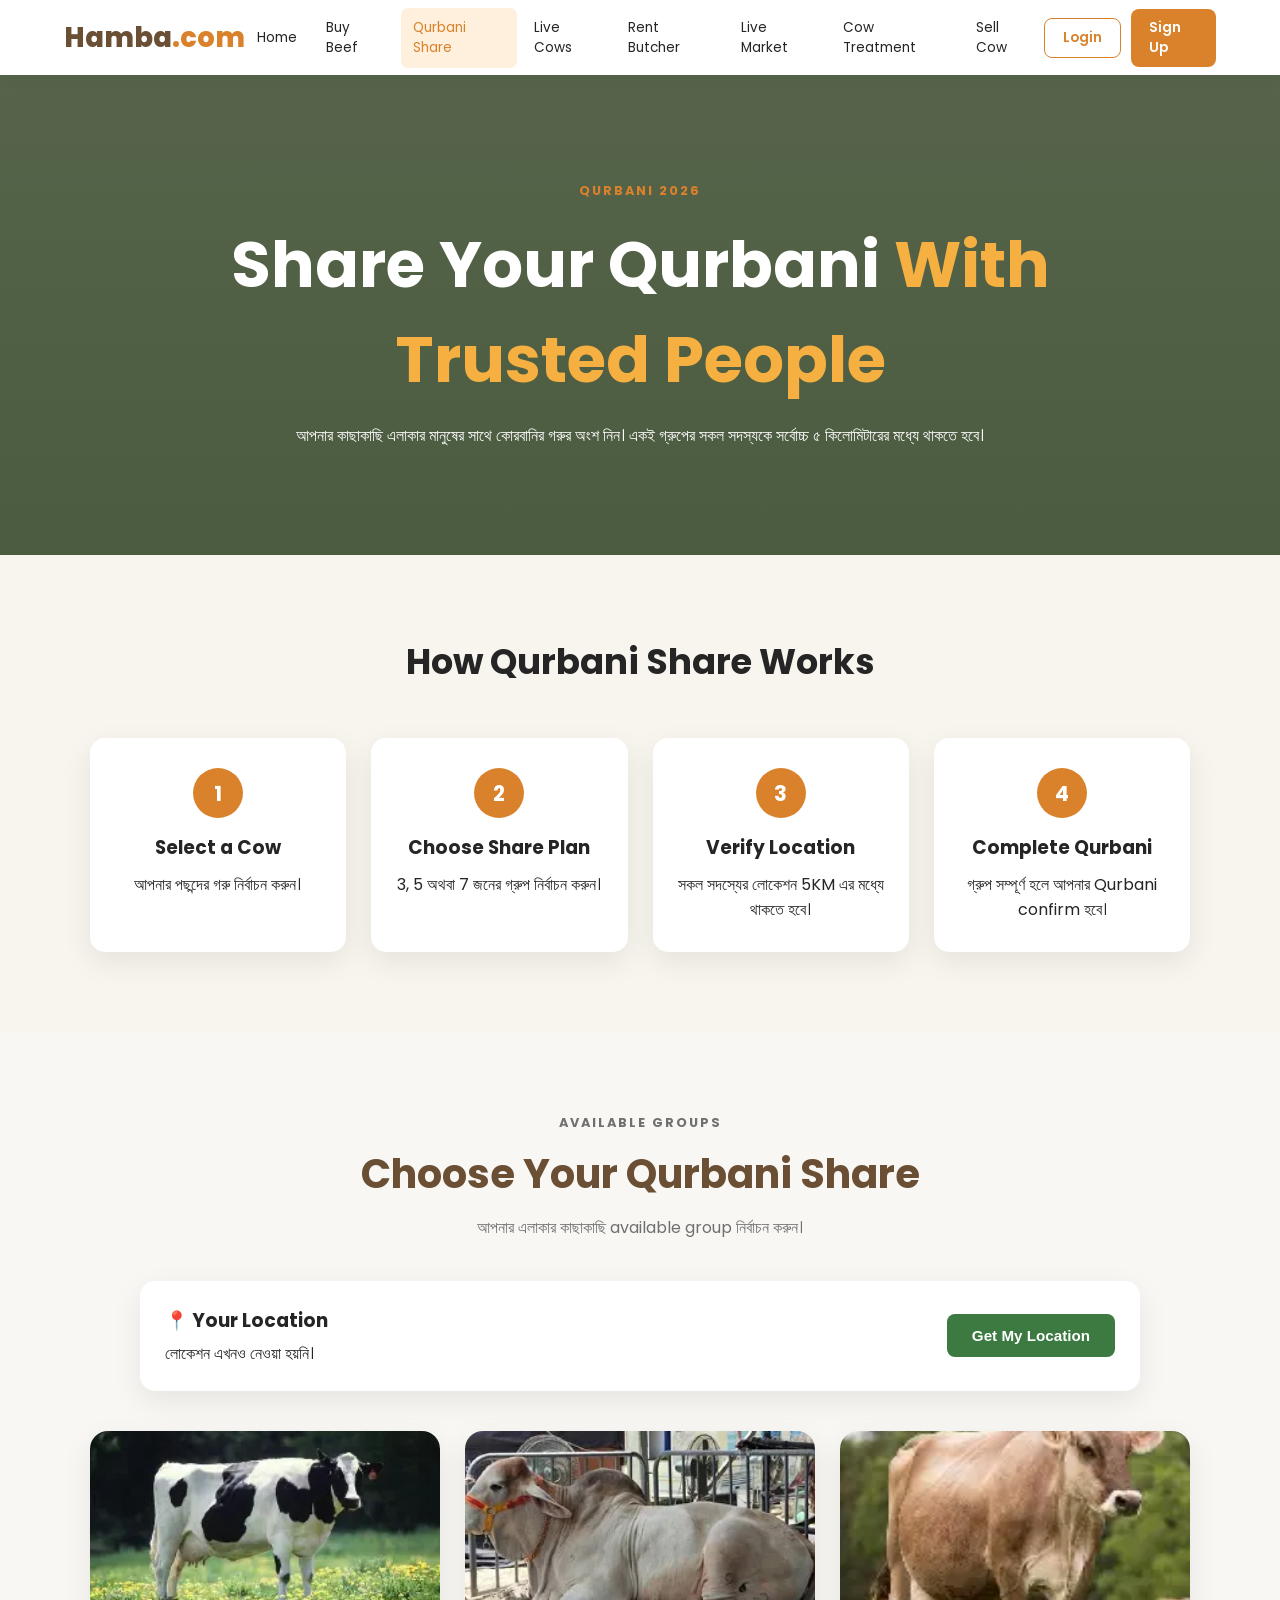
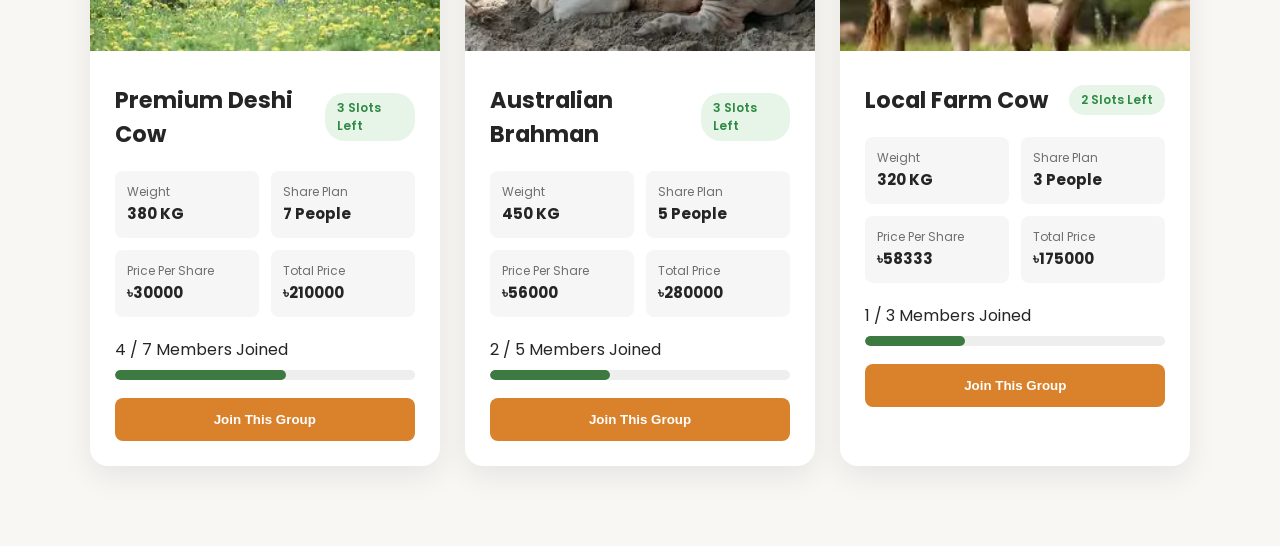
<file: pages/qurbani-share.html>
<!DOCTYPE html>
<html lang="en">

<head>
    <meta charset="UTF-8">
    <meta name="viewport" content="width=device-width, initial-scale=1.0">

    <title>Qurbani Share | Hamba.com</title>

    <link rel="stylesheet" href="../styles.css">
    <link rel="stylesheet" href="../styles/qurbani-share.css">

    <script src="../js/qurbani-share.js" defer></script>
    <!-- JavaScript -->
    <script src="../js/auth.js" defer></script>
</head>

<body>

    <!-- NAVBAR -->

    <header>

        <nav class="navbar">

            <a href="../index.html" class="logo">
                Hamba<span>.com</span>
            </a>

            <div class="nav-links">

                <a href="../index.html">Home</a>

                <a href="beef-sell.html">
                    Buy Beef
                </a>

                <a href="qurbani-share.html" class="active">
                    Qurbani Share
                </a>

                <a href="live-cows.html">
                    Live Cows
                </a>

                <a href="rent-butcher.html">
                    Rent Butcher
                </a>

                <a href="live-market.html">
                    Live Market
                </a>

                <a href="cow-treatment.html">
                    Cow Treatment
                </a>

                <a href="sell-cow.html">
                    Sell Cow
                </a>

            </div>

            <div class="nav-actions">

                <a href="login.html" class="login-btn">
                    Login
                </a>

                <a href="signup.html" class="signup-btn">
                    Sign Up
                </a>

            </div>

            <button class="mobile-menu-btn" id="menuToggle">
                ☰
            </button>

        </nav>

    </header>


    <!-- HERO -->

    <section class="qurbani-hero">

        <div class="qurbani-hero-content">

            <p class="section-tag">
                QURBANI 2026
            </p>

            <h1>
                Share Your Qurbani
                <span>With Trusted People</span>
            </h1>

            <p>
                আপনার কাছাকাছি এলাকার মানুষের সাথে
                কোরবানির গরুর অংশ নিন।
                একই গ্রুপের সকল সদস্যকে
                সর্বোচ্চ ৫ কিলোমিটারের মধ্যে থাকতে হবে।
            </p>

        </div>

    </section>


    <!-- HOW IT WORKS -->

    <section class="how-it-works">

        <h2>How Qurbani Share Works</h2>

        <div class="steps-container">

            <div class="step">

                <div class="step-number">
                    1
                </div>

                <h3>Select a Cow</h3>

                <p>
                    আপনার পছন্দের গরু নির্বাচন করুন।
                </p>

            </div>


            <div class="step">

                <div class="step-number">
                    2
                </div>

                <h3>Choose Share Plan</h3>

                <p>
                    3, 5 অথবা 7 জনের গ্রুপ নির্বাচন করুন।
                </p>

            </div>


            <div class="step">

                <div class="step-number">
                    3
                </div>

                <h3>Verify Location</h3>

                <p>
                    সকল সদস্যের লোকেশন
                    5KM এর মধ্যে থাকতে হবে।
                </p>

            </div>


            <div class="step">

                <div class="step-number">
                    4
                </div>

                <h3>Complete Qurbani</h3>

                <p>
                    গ্রুপ সম্পূর্ণ হলে
                    আপনার Qurbani confirm হবে।
                </p>

            </div>

        </div>

    </section>


    <!-- AVAILABLE QURBANI GROUPS -->

    <section class="qurbani-section">

        <div class="section-heading">

            <p class="section-tag">
                AVAILABLE GROUPS
            </p>

            <h2>
                Choose Your Qurbani Share
            </h2>

            <p>
                আপনার এলাকার কাছাকাছি
                available group নির্বাচন করুন।
            </p>

        </div>


        <!-- LOCATION BUTTON -->

        <div class="location-box">

            <div>

                <h3>
                    📍 Your Location
                </h3>

                <p id="locationStatus">
                    লোকেশন এখনও নেওয়া হয়নি।
                </p>

            </div>


            <button id="getLocationBtn" class="location-btn">

                Get My Location

            </button>

        </div>


        <!-- GROUPS -->

        <div class="qurbani-grid" id="qurbaniGrid">

            <!-- JavaScript দিয়ে আসবে -->

        </div>

    </section>


    <!-- JOIN MODAL -->

    <div class="join-modal" id="joinModal">

        <div class="join-modal-box">

            <button class="close-modal" id="closeModal">

                ✕

            </button>


            <h2>
                Join Qurbani Group
            </h2>


            <div id="selectedGroupInfo">

            </div>


            <form id="joinForm">

                <div class="form-group">

                    <label>
                        Your Name
                    </label>

                    <input type="text" id="memberName" required>

                </div>


                <div class="form-group">

                    <label>
                        Phone Number
                    </label>

                    <input type="tel" id="memberPhone" required>

                </div>


                <div class="location-check">

                    <p id="distanceStatus">

                        আপনার লোকেশন verify করা হবে।

                    </p>

                </div>


                <button type="submit" class="join-btn">

                    Join Group

                </button>

            </form>

        </div>

    </div>


    <!-- SUCCESS MODAL -->

    <div class="success-modal" id="successModal">

        <div class="success-box">

            <div class="success-icon">
                ✓
            </div>

            <h2>
                Successfully Joined!
            </h2>

            <p id="successMessage">

            </p>

            <button id="successCloseBtn" class="continue-btn">

                Continue

            </button>

        </div>

    </div>

</body>

</html>
</file>
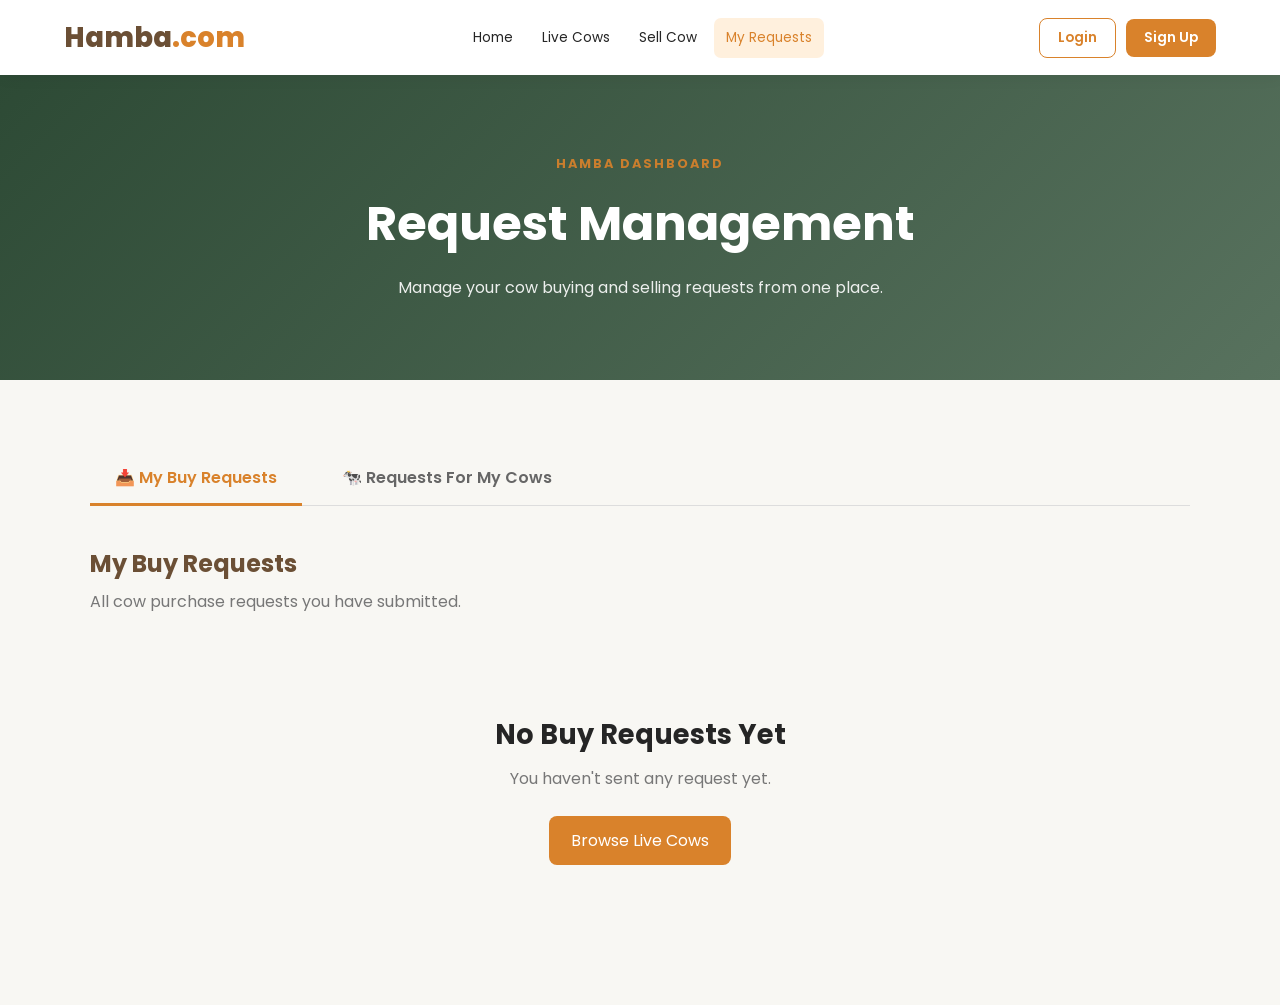
<file: pages/requests-dashboard.html>
<!DOCTYPE html>
<html lang="en">

<head>

    <meta charset="UTF-8">

    <meta
        name="viewport"
        content="width=device-width, initial-scale=1.0"
    >

    <title>My Requests | Hamba.com</title>

    <link
        rel="stylesheet"
        href="../styles.css"
    >

    <link
        rel="stylesheet"
        href="../styles/requests-dashboard.css"
    >

    <script
        src="../js/requests-dashboard.js"
        defer
    ></script>

     <!-- JavaScript -->
    <script src="../js/auth.js" defer></script>
</head>


<body>


<!-- ================= NAVBAR ================= -->

<header>

    <nav class="navbar">

        <a
            href="../index.html"
            class="logo"
        >
            Hamba<span>.com</span>
        </a>


        <div class="nav-links">

            <a href="../index.html">
                Home
            </a>

            <a href="live-cows.html">
                Live Cows
            </a>

            <a href="sell-cow.html">
                Sell Cow
            </a>

            <a
                href="requests-dashboard.html"
                class="active"
            >
                My Requests
            </a>

        </div>


        <div class="nav-actions">

            <a
                href="login.html"
                class="login-btn"
            >
                Login
            </a>

            <a
                href="signup.html"
                class="signup-btn"
            >
                Sign Up
            </a>

        </div>

    </nav>

</header>



<!-- ================= HEADER ================= -->

<section class="dashboard-hero">

    <p class="section-tag">
        HAMBA DASHBOARD
    </p>

    <h1>
        Request Management
    </h1>

    <p>
        Manage your cow buying and selling requests from one place.
    </p>

</section>



<!-- ================= TABS ================= -->

<section class="dashboard-section">

    <div class="dashboard-container">


        <div class="dashboard-tabs">

            <button
                class="dashboard-tab active"
                data-tab="buyer"
            >

                📥 My Buy Requests

            </button>


            <button
                class="dashboard-tab"
                data-tab="seller"
            >

                🐄 Requests For My Cows

            </button>

        </div>



        <!-- ================= BUYER REQUESTS ================= -->

        <div
            class="tab-content active"
            id="buyerTab"
        >

            <div class="tab-heading">

                <h2>
                    My Buy Requests
                </h2>

                <p>
                    All cow purchase requests you have submitted.
                </p>

            </div>


            <div
                class="request-grid"
                id="buyerRequestGrid"
            >

            </div>


            <div
                class="empty-request"
                id="buyerEmpty"
            >

                <h3>
                    No Buy Requests Yet
                </h3>

                <p>
                    You haven't sent any request yet.
                </p>

                <a
                    href="live-cows.html"
                    class="browse-btn"
                >

                    Browse Live Cows

                </a>

            </div>

        </div>



        <!-- ================= SELLER REQUESTS ================= -->

        <div
            class="tab-content"
            id="sellerTab"
        >

            <div class="tab-heading">

                <h2>
                    Requests For My Cows
                </h2>

                <p>
                    Manage buyers interested in your cows.
                </p>

            </div>


            <div
                class="request-grid"
                id="sellerRequestGrid"
            >

            </div>


            <div
                class="empty-request"
                id="sellerEmpty"
            >

                <h3>
                    No Requests Yet
                </h3>

                <p>
                    Buyers have not sent any requests for your cows yet.
                </p>

            </div>

        </div>


    </div>

</section>


</body>

</html>
</file>
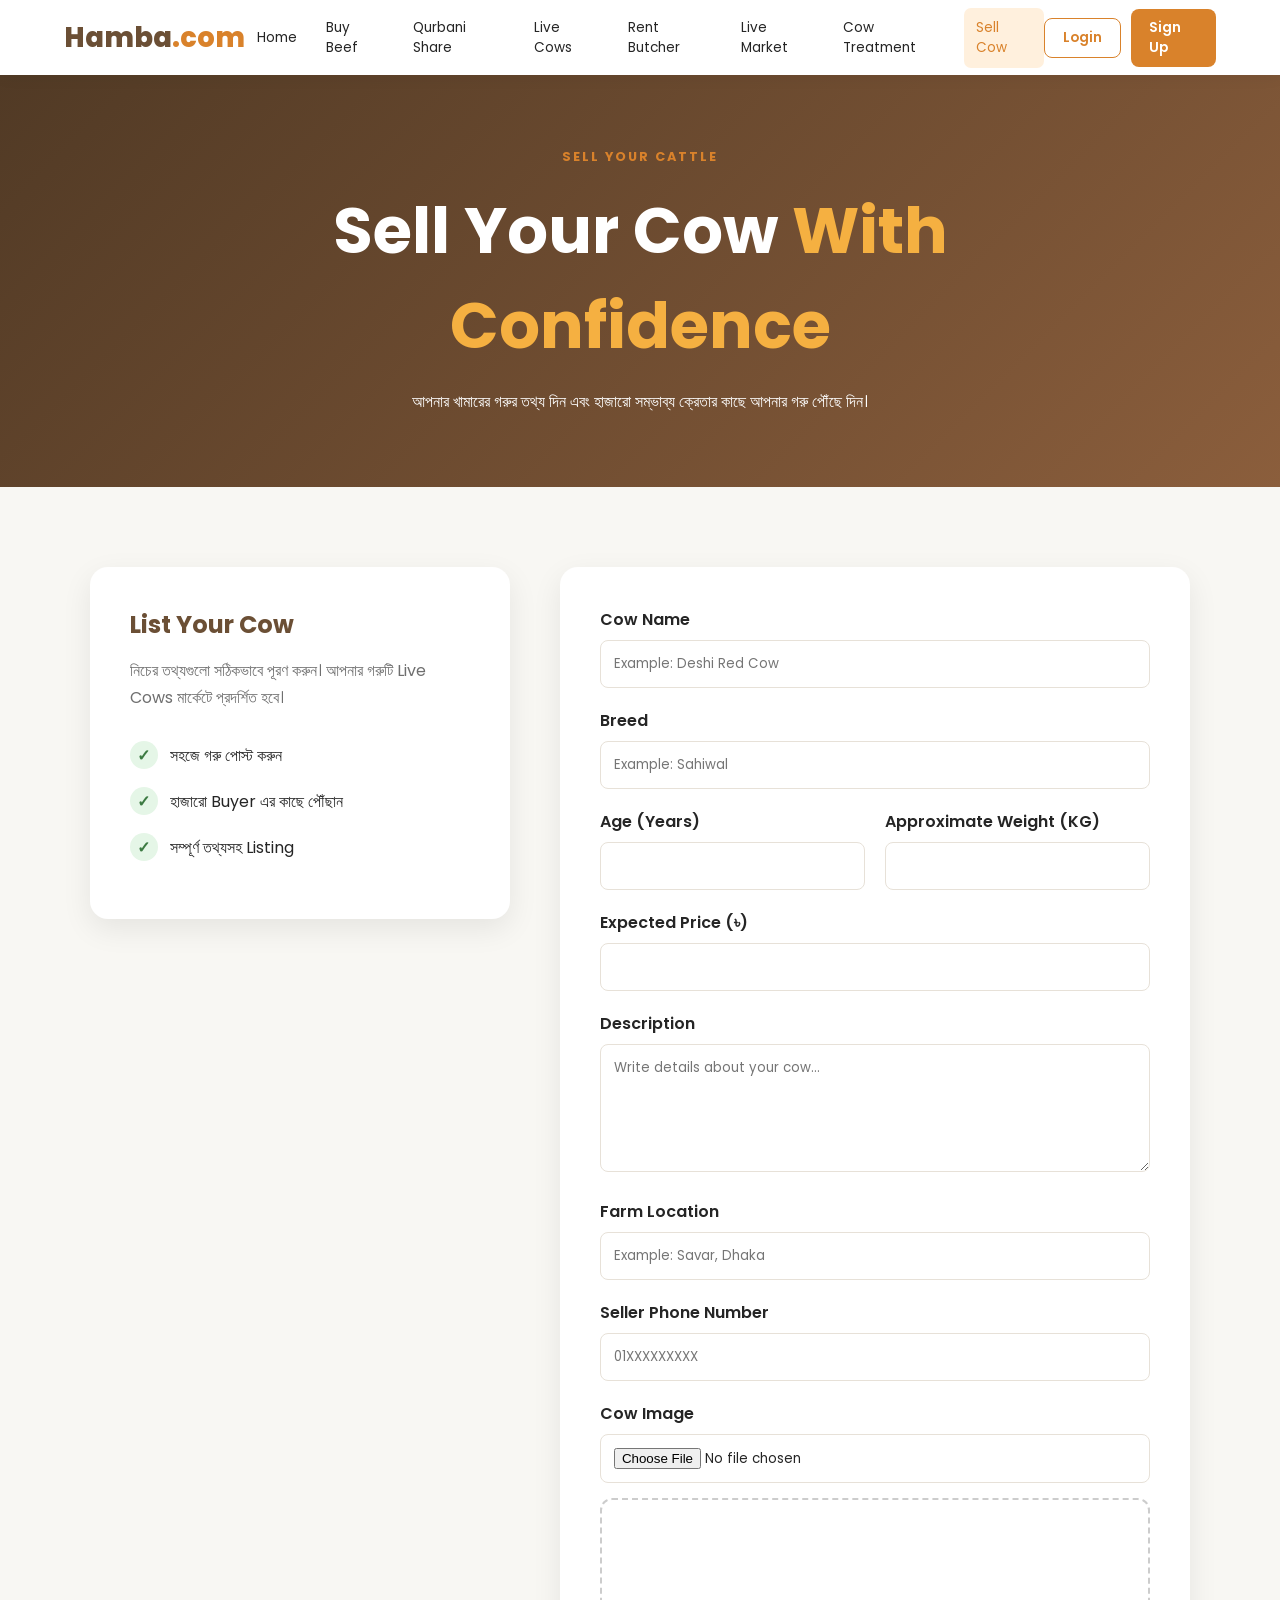
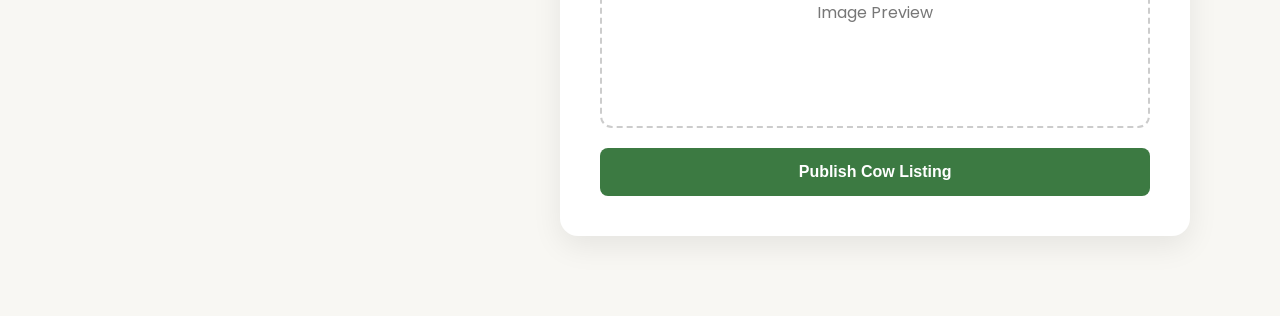
<file: pages/sell-cow.html>
<!DOCTYPE html>
<html lang="en">

<head>

    <meta charset="UTF-8">

    <meta name="viewport" content="width=device-width, initial-scale=1.0">

    <title>Sell Your Cow | Hamba.com</title>

    <link rel="stylesheet" href="../styles.css">

    <link rel="stylesheet" href="../styles/sell-cow.css">

    <script src="../js/sell-cow.js" defer></script>
    <!-- JavaScript -->
    <script src="../js/auth.js" defer></script>

</head>

<body>


    <!-- ================= NAVBAR ================= -->

    <header>

        <nav class="navbar">

            <a href="../index.html" class="logo">

                Hamba<span>.com</span>

            </a>


            <div class="nav-links">

                <a href="../index.html">
                    Home
                </a>

                <a href="beef-sell.html">
                    Buy Beef
                </a>

                <a href="qurbani-share.html">
                    Qurbani Share
                </a>

                <a href="live-cows.html">
                    Live Cows
                </a>

                <a href="rent-butcher.html">
                    Rent Butcher
                </a>

                <a href="live-market.html">
                    Live Market
                </a>

                <a href="cow-treatment.html">
                    Cow Treatment
                </a>

                <a href="sell-cow.html" class="active">
                    Sell Cow
                </a>

            </div>


            <div class="nav-actions">

                <a href="login.html" class="login-btn">
                    Login
                </a>

                <a href="signup.html" class="signup-btn">
                    Sign Up
                </a>

            </div>


            <button class="mobile-menu-btn" id="menuToggle">
                ☰
            </button>

        </nav>

    </header>


    <!-- ================= HERO ================= -->

    <section class="sell-cow-hero">

        <div class="sell-cow-hero-content">

            <p class="section-tag">
                SELL YOUR CATTLE
            </p>

            <h1>
                Sell Your Cow
                <span>With Confidence</span>
            </h1>

            <p>
                আপনার খামারের গরুর তথ্য দিন এবং হাজারো
                সম্ভাব্য ক্রেতার কাছে আপনার গরু পৌঁছে দিন।
            </p>

        </div>

    </section>


    <!-- ================= SELL FORM ================= -->

    <section class="sell-cow-section">

        <div class="sell-cow-container">


            <div class="form-intro">

                <h2>
                    List Your Cow
                </h2>

                <p>
                    নিচের তথ্যগুলো সঠিকভাবে পূরণ করুন।
                    আপনার গরুটি Live Cows মার্কেটে
                    প্রদর্শিত হবে।
                </p>


                <div class="seller-benefits">

                    <div class="benefit">

                        <span>✓</span>

                        <p>
                            সহজে গরু পোস্ট করুন
                        </p>

                    </div>


                    <div class="benefit">

                        <span>✓</span>

                        <p>
                            হাজারো Buyer এর কাছে পৌঁছান
                        </p>

                    </div>


                    <div class="benefit">

                        <span>✓</span>

                        <p>
                            সম্পূর্ণ তথ্যসহ Listing
                        </p>

                    </div>

                </div>

            </div>


            <!-- FORM -->

            <form id="sellCowForm">


                <!-- COW NAME -->

                <div class="form-group">

                    <label>
                        Cow Name
                    </label>

                    <input type="text" id="cowName" placeholder="Example: Deshi Red Cow" required>

                </div>


                <!-- BREED -->

                <div class="form-group">

                    <label>
                        Breed
                    </label>

                    <input type="text" id="cowBreed" placeholder="Example: Sahiwal" required>

                </div>


                <div class="form-row">


                    <!-- AGE -->

                    <div class="form-group">

                        <label>
                            Age (Years)
                        </label>

                        <input type="number" id="cowAge" min="1" required>

                    </div>


                    <!-- WEIGHT -->

                    <div class="form-group">

                        <label>
                            Approximate Weight (KG)
                        </label>

                        <input type="number" id="cowWeight" min="1" required>

                    </div>

                </div>


                <!-- PRICE -->

                <div class="form-group">

                    <label>
                        Expected Price (৳)
                    </label>

                    <input type="number" id="cowPrice" min="1" required>

                </div>


                <!-- DESCRIPTION -->

                <div class="form-group">

                    <label>
                        Description
                    </label>

                    <textarea id="cowDescription" rows="5" placeholder="Write details about your cow..."
                        required></textarea>

                </div>


                <!-- LOCATION -->

                <div class="form-group">

                    <label>
                        Farm Location
                    </label>

                    <input type="text" id="cowLocation" placeholder="Example: Savar, Dhaka" required>

                </div>


                <!-- PHONE -->

                <div class="form-group">

                    <label>
                        Seller Phone Number
                    </label>

                    <input type="tel" id="sellerPhone" placeholder="01XXXXXXXXX" required>

                </div>


                <!-- IMAGE -->

                <div class="form-group">

                    <label>
                        Cow Image
                    </label>

                    <input type="file" id="cowImage" accept="image/*" required>

                    <div class="image-preview" id="imagePreview">

                        <span>
                            Image Preview
                        </span>

                    </div>

                </div>


                <!-- SUBMIT -->

                <button type="submit" class="submit-cow-btn">

                    Publish Cow Listing

                </button>


            </form>

        </div>

    </section>


    <!-- SUCCESS MODAL -->

    <div class="success-modal" id="successModal">

        <div class="success-box">

            <div class="success-icon">

                ✓

            </div>

            <h2>
                Cow Listed Successfully!
            </h2>

            <p id="successMessage">

            </p>

            <a href="live-cows.html" class="view-cows-btn">

                View Live Cows

            </a>

        </div>

    </div>


</body>

</html>
</file>
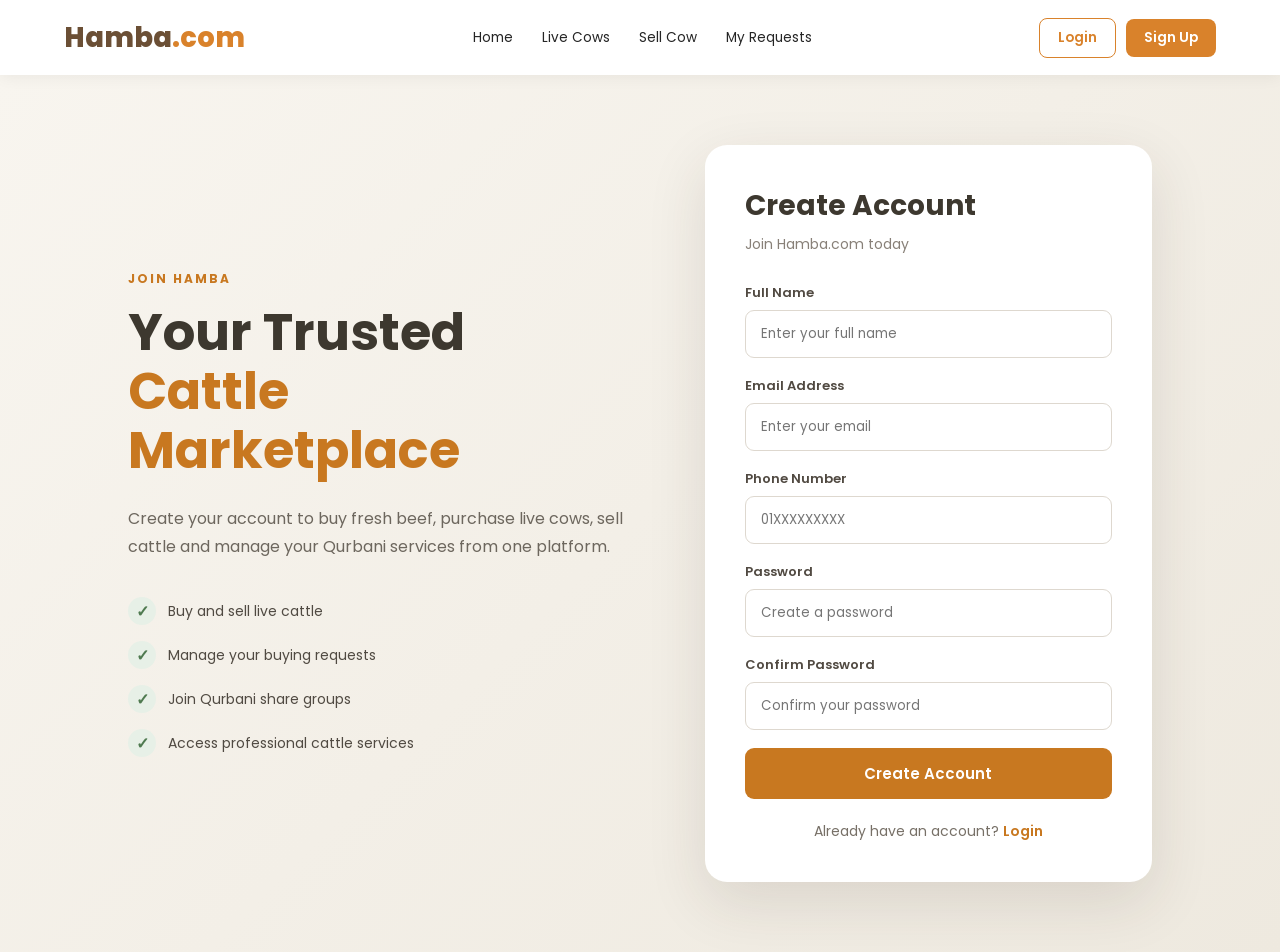
<file: pages/signup.html>
<!DOCTYPE html>
<html lang="en">

<head>

    <meta charset="UTF-8">

    <meta
        name="viewport"
        content="width=device-width, initial-scale=1.0"
    >

    <title>Sign Up | Hamba.com</title>

    <!-- Main CSS -->

    <link
        rel="stylesheet"
        href="../styles.css"
    >

    <!-- Signup CSS -->

    <link
        rel="stylesheet"
        href="../styles/signup.css"
    >

    <!-- Signup JS -->

    <script
        src="../js/signup.js"
        defer
    ></script>
    

</head>


<body>


<!-- ================= NAVBAR ================= -->

<header>

    <nav class="navbar">

        <a
            href="../index.html"
            class="logo"
        >

            Hamba<span>.com</span>

        </a>


        <div class="nav-links">

            <a href="../index.html">
                Home
            </a>


            <a href="live-cows.html">
                Live Cows
            </a>


            <a href="sell-cow.html">
                Sell Cow
            </a>


            <a href="requests-dashboard.html">
                My Requests
            </a>

        </div>


        <div class="nav-actions">

            <a
                href="login.html"
                class="login-btn"
            >

                Login

            </a>


            <a
                href="signup.html"
                class="signup-btn active-signup"
            >

                Sign Up

            </a>

        </div>

    </nav>

</header>



<!-- ================= SIGNUP SECTION ================= -->

<section class="signup-page">


    <!-- LEFT SIDE -->

    <div class="signup-intro">

        <p class="section-tag">

            JOIN HAMBA

        </p>


        <h1>

            Your Trusted
            <span>
                Cattle Marketplace
            </span>

        </h1>


        <p>

            Create your account to buy fresh beef,
            purchase live cows, sell cattle and manage
            your Qurbani services from one platform.

        </p>


        <div class="signup-features">


            <div class="signup-feature">

                <span>
                    ✓
                </span>

                <p>
                    Buy and sell live cattle
                </p>

            </div>


            <div class="signup-feature">

                <span>
                    ✓
                </span>

                <p>
                    Manage your buying requests
                </p>

            </div>


            <div class="signup-feature">

                <span>
                    ✓
                </span>

                <p>
                    Join Qurbani share groups
                </p>

            </div>


            <div class="signup-feature">

                <span>
                    ✓
                </span>

                <p>
                    Access professional cattle services
                </p>

            </div>


        </div>

    </div>



    <!-- RIGHT SIDE -->

    <div class="signup-card">


        <div class="form-header">

            <h2>

                Create Account

            </h2>


            <p>

                Join Hamba.com today

            </p>

        </div>



        <!-- FORM -->

        <form
            id="signupForm"
        >


            <!-- FULL NAME -->

            <div class="form-group">

                <label
                    for="signupName"
                >

                    Full Name

                </label>


                <input
                    type="text"
                    id="signupName"
                    placeholder="Enter your full name"
                    required
                >

            </div>



            <!-- EMAIL -->

            <div class="form-group">

                <label
                    for="signupEmail"
                >

                    Email Address

                </label>


                <input
                    type="email"
                    id="signupEmail"
                    placeholder="Enter your email"
                    required
                >

            </div>



            <!-- PHONE -->

            <div class="form-group">

                <label
                    for="signupPhone"
                >

                    Phone Number

                </label>


                <input
                    type="tel"
                    id="signupPhone"
                    placeholder="01XXXXXXXXX"
                    required
                >

            </div>



            <!-- PASSWORD -->

            <div class="form-group">

                <label
                    for="signupPassword"
                >

                    Password

                </label>


                <input
                    type="password"
                    id="signupPassword"
                    placeholder="Create a password"
                    required
                >

            </div>



            <!-- CONFIRM PASSWORD -->

            <div class="form-group">

                <label
                    for="confirmPassword"
                >

                    Confirm Password

                </label>


                <input
                    type="password"
                    id="confirmPassword"
                    placeholder="Confirm your password"
                    required
                >

            </div>



            <!-- ERROR / SUCCESS -->

            <div
                id="signupMessage"
                class="form-message"
            ></div>



            <!-- SUBMIT -->

            <button
                type="submit"
                class="signup-submit-btn"
            >

                Create Account

            </button>


        </form>



        <!-- LOGIN LINK -->

        <div class="login-link">

            Already have an account?

            <a href="login.html">

                Login

            </a>

        </div>


    </div>


</section>


</body>

</html>
</file>
<file: styles.css>
@import url('https://fonts.googleapis.com/css2?family=Poppins:wght@400;500;600;700;800&display=swap');

:root {
    --primary: #d9822b;
    --primary-dark: #b86517;
    --brown: #6b4f35;
    --dark: #252525;
    --green: #3c7a42;
    --light-bg: #f8f5ef;
    --white: #ffffff;
    --gray: #6f6f6f;
    --border: #e7e1d8;

    --shadow:
        0 10px 30px rgba(0, 0, 0, 0.08);
}

* {
    margin: 0;
    padding: 0;
    box-sizing: border-box;
}

html {
    scroll-behavior: smooth;
}

body {
    font-family: "Poppins", sans-serif;
    background: var(--light-bg);
    color: var(--dark);
}

/* ================= NAVBAR ================= */

.navbar {

    height: 75px;

    background: var(--white);

    display: flex;
    align-items: center;
    justify-content: space-between;

    padding: 0 5%;

    box-shadow:
        0 2px 15px rgba(0, 0, 0, 0.06);

    position: sticky;
    top: 0;

    z-index: 1000;
}

.logo {

    font-size: 1.7rem;
    font-weight: 800;

    color: var(--brown);

    text-decoration: none;
}

.logo span {
    color: var(--primary);
}

.nav-links {

    display: flex;
    align-items: center;

    gap: 5px;
}

.nav-links a {

    text-decoration: none;

    color: var(--dark);

    padding: 10px 12px;

    font-size: 0.85rem;

    border-radius: 7px;

    transition: 0.3s;
}

.nav-links a:hover,
.nav-links a.active {

    background: #fff0dd;

    color: var(--primary);
}

.nav-actions {

    display: flex;

    align-items: center;

    gap: 10px;
}

.login-btn,
.signup-btn {

    padding: 9px 18px;

    border-radius: 8px;

    text-decoration: none;

    font-size: 0.85rem;

    font-weight: 600;
}

.login-btn {

    color: var(--primary);

    border: 1px solid var(--primary);
}

.signup-btn {

    background: var(--primary);

    color: white;
}

.mobile-menu-btn {

    display: none;

    border: none;

    background: transparent;

    font-size: 1.8rem;

    cursor: pointer;
}


/* ================= MOBILE MENU ================= */

.mobile-menu {

    display: none;

    position: fixed;

    top: 75px;
    left: 0;

    width: 100%;

    background: white;

    box-shadow: var(--shadow);

    z-index: 999;

    padding: 15px;
}

.mobile-menu.open {

    display: flex;

    flex-direction: column;
}

.mobile-menu a {

    text-decoration: none;

    color: var(--dark);

    padding: 13px;

    border-bottom: 1px solid var(--border);
}


/* ================= HERO ================= */

.hero {

    min-height: calc(100vh - 75px);

    display: flex;

    align-items: center;

    padding: 60px 7%;
}

.hero-content {

    width: 100%;

    max-width: 1400px;

    margin: auto;

    display: grid;

    grid-template-columns: 1.1fr 0.9fr;

    gap: 60px;

    align-items: center;
}

.hero-tag {

    color: var(--primary);

    font-size: 0.8rem;

    font-weight: 700;

    letter-spacing: 2px;

    margin-bottom: 15px;
}

.hero h1 {

    font-size: clamp(2.5rem, 5vw, 4.8rem);

    line-height: 1.12;

    margin-bottom: 25px;
}

.brown-text {

    color: var(--brown);
}

.green-text {

    color: var(--green);
}

.hero-description {

    max-width: 650px;

    color: var(--gray);

    line-height: 1.8;

    margin-bottom: 30px;
}

.hero-buttons {

    display: flex;

    gap: 15px;

    flex-wrap: wrap;
}

.btn {

    text-decoration: none;

    padding: 14px 25px;

    border-radius: 8px;

    font-weight: 600;

    transition: 0.3s;
}

.primary-btn {

    background: var(--primary);

    color: white;
}

.primary-btn:hover {

    background: var(--primary-dark);

    transform: translateY(-3px);
}

.secondary-btn {

    border: 1px solid var(--primary);

    color: var(--primary);
}

.secondary-btn:hover {

    background: #fff0dd;
}

.hero-stats {

    display: flex;

    gap: 35px;

    margin-top: 40px;
}

.stat {

    border-left: 3px solid var(--primary);

    padding-left: 12px;
}

.stat h3 {

    color: var(--brown);

    font-size: 1.1rem;
}

.stat p {

    color: var(--gray);

    font-size: 0.75rem;
}

.hero-image-container {

    height: 520px;

    border-radius: 25px;

    overflow: hidden;

    box-shadow: var(--shadow);
}

.hero-image {

    width: 100%;

    height: 100%;

    object-fit: cover;

    transition: 0.5s;
}

.hero-image:hover {

    transform: scale(1.05);
}


/* ================= GENERAL SECTION ================= */

.services-section,
.why-section {

    padding: 100px 7%;
}

.section-heading {

    max-width: 800px;

    margin: 0 auto 50px;

    text-align: center;
}

.section-tag {

    color: var(--primary);

    font-size: 0.8rem;

    font-weight: 700;

    letter-spacing: 2px;

    margin-bottom: 10px;
}

.section-heading h2 {

    font-size: clamp(2rem, 4vw, 3rem);

    margin-bottom: 15px;

    color: var(--brown);
}

.section-heading p {

    color: var(--gray);

    line-height: 1.7;
}


/* ================= SERVICES ================= */

.service-grid {

    max-width: 1400px;

    margin: auto;

    display: grid;

    grid-template-columns:
        repeat(auto-fit, minmax(260px, 1fr));

    gap: 25px;
}

.service-card {

    background: var(--white);

    border-radius: 15px;

    overflow: hidden;

    text-decoration: none;

    color: inherit;

    box-shadow:
        0 5px 20px rgba(0, 0, 0, 0.06);

    transition: 0.3s;
}

.service-card:hover {

    transform: translateY(-8px);

    box-shadow:
        0 15px 35px rgba(0, 0, 0, 0.12);
}

.service-card img {

    width: 100%;

    height: 190px;

    object-fit: cover;

    display: block;
}

.service-content {

    padding: 22px;
}

.service-content h3 {

    margin-bottom: 10px;

    color: var(--brown);
}

.service-content p {

    color: var(--gray);

    font-size: 0.9rem;

    line-height: 1.6;

    margin-bottom: 18px;
}

.service-content span {

    color: var(--primary);

    font-size: 0.9rem;

    font-weight: 700;
}


/* ================= WHY SECTION ================= */

.why-section {

    background: #fff1df;
}

.why-grid {

    max-width: 1300px;

    margin: auto;

    display: grid;

    grid-template-columns:
        repeat(auto-fit, minmax(230px, 1fr));

    gap: 25px;
}

.why-card {

    background: white;

    padding: 35px 25px;

    border-radius: 15px;

    text-align: center;

    transition: 0.3s;
}

.why-card:hover {

    transform: translateY(-7px);
}

.why-icon {

    width: 60px;
    height: 60px;

    margin: auto auto 20px;

    display: flex;

    align-items: center;
    justify-content: center;

    border-radius: 50%;

    background: #fff0dd;

    font-size: 1.5rem;
}

.why-card h3 {

    color: var(--brown);

    margin-bottom: 10px;
}

.why-card p {

    color: var(--gray);

    font-size: 0.9rem;

    line-height: 1.6;
}


/* ================= FOOTER ================= */

footer {

    background: #29231d;

    color: white;

    padding: 60px 7% 20px;
}

.footer-content {

    max-width: 1300px;

    margin: auto;

    display: grid;

    grid-template-columns:
        2fr 1fr 1fr;

    gap: 40px;
}

.footer-content h2 {

    margin-bottom: 15px;
}

.footer-content h2 span {

    color: var(--primary);
}

.footer-content h3 {

    margin-bottom: 15px;
}

.footer-content p {

    color: #ccc;

    line-height: 1.7;
}

.footer-content a {

    display: block;

    color: #ccc;

    text-decoration: none;

    margin-bottom: 8px;
}

.footer-content a:hover {

    color: var(--primary);
}

.copyright {

    text-align: center;

    margin-top: 40px;

    padding-top: 20px;

    border-top:
        1px solid rgba(255,255,255,0.1);

    color: #aaa;

    font-size: 0.8rem;
}


/* ================= RESPONSIVE ================= */

@media (max-width: 1200px) {

    .nav-links {
        display: none;
    }

    .mobile-menu-btn {
        display: block;
    }

}


@media (max-width: 900px) {

    .hero-content {

        grid-template-columns: 1fr;
    }

    .hero-image-container {

        height: 400px;
    }

    .footer-content {

        grid-template-columns: 1fr 1fr;
    }

}


@media (max-width: 600px) {

    .navbar {

        padding: 0 20px;
    }

    .nav-actions {

        display: none;
    }

    .hero {

        padding: 50px 7%;
    }

    .hero-stats {

        flex-wrap: wrap;

        gap: 20px;
    }

    .hero-image-container {

        height: 300px;
    }

    .services-section,
    .why-section {

        padding: 70px 7%;
    }

    .footer-content {

        grid-template-columns: 1fr;
    }

}
/* ===============================
   DYNAMIC USER NAVBAR
================================ */

.user-name {
    display: flex;
    align-items: center;
    padding: 10px 16px;
    font-weight: 600;
    color: #333;
    white-space: nowrap;
}


.logout-btn {
    border: none;
    padding: 10px 20px;
    border-radius: 8px;
    cursor: pointer;
    font-size: 14px;
    font-weight: 600;

    background: #d9534f;
    color: white;

    transition: 0.3s;
}


.logout-btn:hover {
    transform: translateY(-2px);
    opacity: 0.9;
}
</file>
<file: styles/beef-sell.css>
/* ================= BEEF HERO ================= */

.beef-hero {
    background: linear-gradient(
        135deg,
        #fff0dd,
        #f5e0c2
    );

    padding: 90px 7%;

    text-align: center;
}

.beef-hero-content {
    max-width: 750px;
    margin: auto;
}

.beef-hero h1 {
    font-size: clamp(2.2rem, 5vw, 4rem);
    color: var(--brown);
    margin-bottom: 20px;
}

.beef-hero p {
    color: var(--gray);
    line-height: 1.8;
}


/* ================= MAIN PAGE ================= */

.beef-page {
    padding: 80px 7%;
    max-width: 1500px;
    margin: auto;
}

.product-section-header {
    display: flex;
    align-items: center;
    justify-content: space-between;

    margin-bottom: 40px;
}

.product-section-header h2 {
    font-size: 2.2rem;
    color: var(--brown);
}


/* ================= CART BUTTON ================= */

.cart-button {
    border: none;

    background: var(--brown);

    color: white;

    padding: 12px 22px;

    border-radius: 10px;

    font-size: 1rem;

    font-weight: 600;

    cursor: pointer;

    transition: 0.3s;
}

.cart-button:hover {
    transform: translateY(-2px);
}

.cart-button span {
    display: inline-flex;

    width: 25px;
    height: 25px;

    align-items: center;
    justify-content: center;

    background: var(--primary);

    border-radius: 50%;

    margin-left: 8px;
}


/* ================= PRODUCT GRID ================= */

.beef-product-grid {
    display: grid;

    grid-template-columns:
        repeat(auto-fit, minmax(280px, 1fr));

    gap: 30px;
}

.beef-product-card {
    background: white;

    border-radius: 18px;

    overflow: hidden;

    box-shadow: var(--shadow);

    transition: 0.3s;
}

.beef-product-card:hover {
    transform: translateY(-6px);
}

.beef-product-card > img {
    width: 100%;
    height: 230px;

    object-fit: cover;
}

.beef-product-info {
    padding: 22px;
}

.beef-product-info h3 {
    color: var(--brown);
    margin-bottom: 8px;
}

.beef-product-info > p {
    font-size: 0.88rem;

    color: var(--gray);

    line-height: 1.6;

    margin-bottom: 15px;
}

.beef-product-info h4 {
    font-size: 1.3rem;

    color: var(--primary);

    margin-bottom: 20px;
}

.beef-product-info h4 span {
    color: var(--gray);

    font-size: 0.8rem;

    font-weight: 400;
}


/* ================= QUANTITY ================= */

.quantity-section label {
    display: block;

    font-weight: 600;

    margin-bottom: 10px;
}

.quick-quantity {
    display: grid;

    grid-template-columns: repeat(4, 1fr);

    gap: 7px;

    margin-bottom: 12px;
}

.quick-quantity button {
    border: 1px solid var(--border);

    background: white;

    padding: 9px 4px;

    border-radius: 7px;

    cursor: pointer;

    font-size: 0.78rem;

    transition: 0.2s;
}

.quick-quantity button:hover,
.quick-quantity button.active {
    background: var(--primary);

    color: white;

    border-color: var(--primary);
}

.custom-quantity {
    display: flex;

    align-items: center;

    border: 1px solid var(--border);

    border-radius: 8px;

    overflow: hidden;

    margin-bottom: 20px;
}

.quantity-input {
    width: 100%;

    border: none;

    outline: none;

    padding: 11px;

    font-size: 0.9rem;
}

.custom-quantity span {
    background: #f5f5f5;

    padding: 11px 15px;

    color: var(--gray);
}


/* ================= PRICE ================= */

.price-summary {
    display: flex;

    justify-content: space-between;

    align-items: center;

    padding: 15px;

    background: #fff5e9;

    border-radius: 10px;

    margin-bottom: 15px;
}

.price-summary span {
    font-size: 0.9rem;

    color: var(--gray);
}

.price-summary strong {
    color: var(--primary);

    font-size: 1.15rem;
}


/* ================= ADD CART ================= */

.add-cart-btn {
    width: 100%;

    border: none;

    background: var(--primary);

    color: white;

    padding: 13px;

    border-radius: 9px;

    font-size: 0.95rem;

    font-weight: 600;

    cursor: pointer;

    transition: 0.3s;
}

.add-cart-btn:hover {
    background: var(--primary-dark);
}


/* ================= CART SIDEBAR ================= */

.cart-sidebar {
    position: fixed;

    top: 0;
    right: -420px;

    width: 400px;

    max-width: 90%;

    height: 100vh;

    background: white;

    z-index: 2000;

    display: flex;

    flex-direction: column;

    transition: 0.35s;

    box-shadow:
        -10px 0 30px rgba(0,0,0,0.15);
}

.cart-sidebar.open {
    right: 0;
}

.cart-overlay {
    position: fixed;

    inset: 0;

    background: rgba(0,0,0,0.4);

    opacity: 0;

    visibility: hidden;

    transition: 0.3s;

    z-index: 1900;
}

.cart-overlay.show {
    opacity: 1;
    visibility: visible;
}

.cart-header {
    display: flex;

    justify-content: space-between;

    align-items: center;

    padding: 22px;

    border-bottom: 1px solid var(--border);
}

.cart-header button {
    border: none;

    background: transparent;

    font-size: 1.3rem;

    cursor: pointer;
}

.cart-items {
    flex: 1;

    overflow-y: auto;

    padding: 20px;
}

.cart-item {
    display: grid;

    grid-template-columns: 70px 1fr auto;

    gap: 12px;

    margin-bottom: 18px;

    padding-bottom: 15px;

    border-bottom: 1px solid var(--border);
}

.cart-item img {
    width: 70px;

    height: 70px;

    object-fit: cover;

    border-radius: 8px;
}

.cart-item h4 {
    font-size: 0.9rem;

    margin-bottom: 5px;
}

.cart-item p {
    font-size: 0.8rem;

    color: var(--gray);
}

.remove-item {
    border: none;

    background: none;

    color: #d9534f;

    cursor: pointer;
}

.empty-cart {
    text-align: center;

    color: var(--gray);

    margin-top: 50px;
}

.cart-footer {
    padding: 20px;

    border-top: 1px solid var(--border);
}

.cart-total {
    display: flex;

    justify-content: space-between;

    margin-bottom: 18px;

    font-size: 1.2rem;
}

.checkout-btn {
    width: 100%;

    border: none;

    background: var(--green);

    color: white;

    padding: 14px;

    border-radius: 8px;

    font-size: 1rem;

    cursor: pointer;
}


/* ================= RESPONSIVE ================= */

@media (max-width: 600px) {

    .beef-hero {
        padding: 70px 7%;
    }

    .beef-page {
        padding: 60px 5%;
    }

    .product-section-header {
        align-items: flex-start;

        gap: 20px;

        flex-direction: column;
    }

    .cart-button {
        width: 100%;
    }

}

footer {

    background: #29231d;

    color: white;

    padding: 60px 7% 20px;
}

.footer-content {

    max-width: 1300px;

    margin: auto;

    display: grid;

    grid-template-columns:
        2fr 1fr 1fr;

    gap: 40px;
}

.footer-content h2 {

    margin-bottom: 15px;
}

.footer-content h2 span {

    color: var(--primary);
}

.footer-content h3 {

    margin-bottom: 15px;
}

.footer-content p {

    color: #ccc;

    line-height: 1.7;
}

.footer-content a {

    display: block;

    color: #ccc;

    text-decoration: none;

    margin-bottom: 8px;
}

.footer-content a:hover {

    color: var(--primary);
}

.copyright {

    text-align: center;

    margin-top: 40px;

    padding-top: 20px;

    border-top:
        1px solid rgba(255,255,255,0.1);

    color: #aaa;

    font-size: 0.8rem;
}
</file>
<file: styles/checkout.css>
.checkout-hero {
    background: linear-gradient(135deg, #fff0dd, #f5e0c2);
    padding: 70px 7%;
    text-align: center;
}

.checkout-hero h1 {
    font-size: 3rem;
    color: var(--brown);
    margin-bottom: 10px;
}

.checkout-hero p {
    color: var(--gray);
}

.checkout-page {
    padding: 70px 7%;
}

.checkout-container {
    max-width: 1300px;
    margin: auto;

    display: grid;
    grid-template-columns: 1.3fr 0.7fr;
    gap: 40px;

    align-items: start;
}

.customer-section,
.order-summary {
    background: white;
    padding: 35px;
    border-radius: 16px;
    box-shadow: var(--shadow);
}

.customer-section h2,
.order-summary h2 {
    color: var(--brown);
    margin-bottom: 25px;
}

.form-row {
    display: grid;
    grid-template-columns: 1fr 1fr;
    gap: 20px;
}

.form-group {
    margin-bottom: 20px;
}

.form-group label {
    display: block;
    margin-bottom: 8px;
    font-size: 0.9rem;
    font-weight: 600;
}

.form-group input,
.form-group textarea,
.form-group select {
    width: 100%;
    padding: 13px;

    border: 1px solid var(--border);
    border-radius: 8px;

    font-family: inherit;
    font-size: 0.9rem;

    outline: none;
}

.form-group input:focus,
.form-group textarea:focus,
.form-group select:focus {
    border-color: var(--primary);
}

.place-order-btn {
    width: 100%;

    border: none;
    background: var(--green);

    color: white;

    padding: 15px;
    border-radius: 8px;

    font-size: 1rem;
    font-weight: 600;

    cursor: pointer;

    transition: 0.3s;
}

.place-order-btn:hover {
    transform: translateY(-2px);
}


/* ORDER ITEMS */

.checkout-items {
    margin-bottom: 20px;
}

.checkout-item {
    display: grid;
    grid-template-columns: 65px 1fr auto;

    gap: 12px;

    align-items: center;

    padding: 12px 0;

    border-bottom: 1px solid var(--border);
}

.checkout-item img {
    width: 65px;
    height: 65px;

    object-fit: cover;
    border-radius: 8px;
}

.checkout-item h4 {
    font-size: 0.9rem;
    margin-bottom: 5px;
}

.checkout-item p {
    font-size: 0.8rem;
    color: var(--gray);
}

.summary-row,
.summary-total {
    display: flex;
    justify-content: space-between;

    padding: 13px 0;
}

.summary-row {
    border-bottom: 1px solid var(--border);
}

.summary-total {
    font-size: 1.2rem;
    font-weight: 700;

    color: var(--brown);
}


/* SUCCESS MODAL */

.order-modal {
    position: fixed;
    inset: 0;

    background: rgba(0, 0, 0, 0.55);

    display: none;

    align-items: center;
    justify-content: center;

    z-index: 5000;
}

.order-modal.show {
    display: flex;
}

.order-modal-box {
    width: min(450px, 90%);

    background: white;

    padding: 40px;
    border-radius: 18px;

    text-align: center;

    animation: modalPop 0.3s ease;
}

.success-icon {
    width: 70px;
    height: 70px;

    margin: auto auto 20px;

    border-radius: 50%;

    display: flex;
    align-items: center;
    justify-content: center;

    background: #e4f5e6;

    color: var(--green);

    font-size: 2rem;
}

.order-modal-box h2 {
    color: var(--brown);
    margin-bottom: 12px;
}

.order-modal-box p {
    color: var(--gray);
    margin-bottom: 25px;
}

.continue-btn {
    display: inline-block;

    background: var(--primary);
    color: white;

    text-decoration: none;

    padding: 12px 25px;
    border-radius: 8px;
}

@keyframes modalPop {

    from {
        opacity: 0;
        transform: scale(0.8);
    }

    to {
        opacity: 1;
        transform: scale(1);
    }
}
/* ================= FOOTER ================= */

footer {

    background: #29231d;

    color: white;

    padding: 60px 7% 20px;
}

.footer-content {

    max-width: 1300px;

    margin: auto;

    display: grid;

    grid-template-columns:
        2fr 1fr 1fr;

    gap: 40px;
}

.footer-content h2 {

    margin-bottom: 15px;
}

.footer-content h2 span {

    color: var(--primary);
}

.footer-content h3 {

    margin-bottom: 15px;
}

.footer-content p {

    color: #ccc;

    line-height: 1.7;
}

.footer-content a {

    display: block;

    color: #ccc;

    text-decoration: none;

    margin-bottom: 8px;
}

.footer-content a:hover {

    color: var(--primary);
}

.copyright {

    text-align: center;

    margin-top: 40px;

    padding-top: 20px;

    border-top:
        1px solid rgba(255,255,255,0.1);

    color: #aaa;

    font-size: 0.8rem;
}


/* RESPONSIVE */

@media (max-width: 900px) {

    .checkout-container {
        grid-template-columns: 1fr;
    }

}

@media (max-width: 600px) {

    .checkout-page {
        padding: 50px 5%;
    }

    .form-row {
        grid-template-columns: 1fr;
    }

    .customer-section,
    .order-summary {
        padding: 22px;
    }

}
</file>
<file: styles/login.css>
/* =========================================
   HAMBA - LOGIN PAGE
========================================= */

* {
  margin: 0;
  padding: 0;
  box-sizing: border-box;
}

/* =========================================
   PAGE
========================================= */

body {
  font-family: "Poppins", Arial, sans-serif;
  background: #f5f1ea;
  color: #2f3540;
}

/* =========================================
   LOGIN SECTION
========================================= */

.login-section {
  min-height: calc(100vh - 70px);

  display: flex;
  align-items: center;
  justify-content: center;

  padding: 60px 8%;

  background: linear-gradient(135deg, #f8f5ef, #ebe5da);
}

.login-container {
  width: 100%;
  max-width: 1200px;

  display: grid;
  grid-template-columns: 1fr 1fr;

  gap: 80px;

  align-items: center;
}

/* =========================================
   LEFT SIDE
========================================= */

.login-info {
  width: 100%;
}

.login-info .section-tag {
  color: #c7771b;

  font-size: 13px;
  font-weight: 700;

  letter-spacing: 2px;

  margin-bottom: 15px;
}

.login-info h1 {
  font-size: 50px;

  line-height: 1.2;

  color: #2f3540;

  margin-bottom: 20px;
}

.login-info h1 span {
  color: #c7771b;
}

.login-description {
  max-width: 520px;

  color: #666;

  font-size: 17px;

  line-height: 1.8;
}

/* =========================================
   FEATURES
========================================= */

.login-features {
  margin-top: 40px;

  display: flex;
  flex-direction: column;

  gap: 24px;
}

.login-feature {
  display: flex;

  align-items: center;

  gap: 18px;
}

.feature-icon {
  min-width: 58px;
  width: 58px;

  height: 58px;

  display: flex;

  align-items: center;
  justify-content: center;

  background: #ffffff;

  border-radius: 15px;

  font-size: 25px;

  box-shadow: 0 8px 20px rgba(0, 0, 0, 0.08);
}

.login-feature h3 {
  font-size: 17px;

  color: #2f3540;

  margin-bottom: 5px;
}

.login-feature p {
  color: #777;

  font-size: 14px;

  line-height: 1.5;
}

/* =========================================
   LOGIN CARD
========================================= */

.login-card {
  width: 100%;

  background: #ffffff;

  padding: 45px;

  border-radius: 22px;

  box-shadow: 0 20px 50px rgba(0, 0, 0, 0.1);
}

.login-card h2 {
  font-size: 30px;

  color: #2f3540;

  margin-bottom: 10px;
}

.login-subtitle {
  color: #777;

  font-size: 15px;

  margin-bottom: 32px;
}

/* =========================================
   FORM
========================================= */

.form-group {
  display: flex;

  flex-direction: column;

  margin-bottom: 22px;
}

.form-group label {
  font-size: 14px;

  font-weight: 600;

  color: #3d4148;

  margin-bottom: 8px;
}

.form-group input {
  width: 100%;

  height: 50px;

  padding: 0 15px;

  border: 1px solid #dcdcdc;

  border-radius: 10px;

  outline: none;

  font-size: 14px;

  background: #fff;

  transition: 0.3s;
}

.form-group input:focus {
  border-color: #c7771b;

  box-shadow: 0 0 0 3px rgba(199, 119, 27, 0.12);
}

/* =========================================
   LOGIN OPTIONS
========================================= */

.login-options {
  display: flex;

  align-items: center;

  justify-content: space-between;

  gap: 15px;

  margin-bottom: 28px;

  font-size: 14px;
}

.remember-me {
  display: flex;

  align-items: center;

  gap: 7px;

  cursor: pointer;

  color: #666;
}

.remember-me input {
  width: 16px;
  height: 16px;

  cursor: pointer;
}

.forgot-password {
  color: #c7771b;

  text-decoration: none;

  font-weight: 600;
}

.forgot-password:hover {
  text-decoration: underline;
}

/* =========================================
   LOGIN BUTTON
========================================= */

.login-submit-btn {
  width: 100%;

  height: 52px;

  border: none;

  border-radius: 10px;

  background: #c7771b;

  color: white;

  font-size: 16px;

  font-weight: 600;

  cursor: pointer;

  transition: 0.3s;
}

.login-submit-btn:hover {
  background: #a85f12;

  transform: translateY(-2px);

  box-shadow: 0 8px 20px rgba(199, 119, 27, 0.25);
}

/* =========================================
   SIGNUP LINK
========================================= */

.signup-text {
  text-align: center;

  margin-top: 25px;

  color: #777;

  font-size: 14px;
}

.signup-text a {
  color: #c7771b;

  text-decoration: none;

  font-weight: 600;
}

.signup-text a:hover {
  text-decoration: underline;
}

/* =========================================
   RESPONSIVE
========================================= */

@media screen and (max-width: 900px) {
  .login-container {
    grid-template-columns: 1fr;

    gap: 50px;
  }

  .login-info {
    text-align: center;
  }

  .login-description {
    margin-left: auto;
    margin-right: auto;
  }

  .login-feature {
    text-align: left;
  }

  .login-info h1 {
    font-size: 42px;
  }
}

@media screen and (max-width: 600px) {
  .login-section {
    padding: 40px 20px;
  }

  .login-card {
    padding: 30px 22px;
  }

  .login-info h1 {
    font-size: 34px;
  }

  .login-options {
    flex-direction: column;

    align-items: flex-start;
  }
}
</file>
<file: styles/qurbani-share.css>
.qurbani-hero {
    min-height: 480px;

    display: flex;
    align-items: center;
    justify-content: center;

    padding: 80px 7%;

    text-align: center;

    background:
        linear-gradient(
            rgba(57, 75, 45, 0.85),
            rgba(57, 75, 45, 0.9)
        );
}

.qurbani-hero-content {
    max-width: 850px;
    color: white;
}

.qurbani-hero h1 {
    font-size: clamp(2.5rem, 5vw, 4.5rem);
    margin: 15px 0;
}

.qurbani-hero h1 span {
    color: #f5b041;
}

.qurbani-hero p {
    max-width: 700px;
    margin: auto;

    line-height: 1.8;
}


/* HOW IT WORKS */

.how-it-works {
    padding: 80px 7%;

    text-align: center;
}

.how-it-works h2 {
    font-size: 2.2rem;
    margin-bottom: 50px;
}

.steps-container {

    max-width: 1200px;

    margin: auto;

    display: grid;

    grid-template-columns:
        repeat(4, 1fr);

    gap: 25px;
}

.step {

    background: white;

    padding: 30px 20px;

    border-radius: 15px;

    box-shadow: var(--shadow);

}

.step-number {

    width: 50px;
    height: 50px;

    margin: auto auto 15px;

    border-radius: 50%;

    display: flex;

    align-items: center;
    justify-content: center;

    background: var(--primary);

    color: white;

    font-size: 1.3rem;
    font-weight: bold;

}

.step h3 {
    margin-bottom: 10px;
}


/* QURBANI SECTION */

.qurbani-section {

    padding: 80px 7%;

    background: #f8f7f3;

}

.section-heading {

    text-align: center;

    margin-bottom: 40px;

}

.section-heading h2 {

    font-size: 2.5rem;

    margin: 10px 0;

    color: var(--brown);

}


/* LOCATION */

.location-box {

    max-width: 1000px;

    margin: 0 auto 40px;

    padding: 25px;

    background: white;

    border-radius: 15px;

    display: flex;

    justify-content: space-between;

    align-items: center;

    gap: 20px;

    box-shadow: var(--shadow);

}

.location-box h3 {
    margin-bottom: 6px;
}

.location-btn {

    border: none;

    background: var(--green);

    color: white;

    padding: 13px 25px;

    border-radius: 8px;

    cursor: pointer;

    font-size: 0.95rem;
    font-weight: 600;

}


/* GROUP GRID */

.qurbani-grid {

    max-width: 1200px;

    margin: auto;

    display: grid;

    grid-template-columns:
        repeat(auto-fit, minmax(300px, 1fr));

    gap: 25px;

}


.qurbani-card {

    background: white;

    border-radius: 18px;

    overflow: hidden;

    box-shadow: var(--shadow);

    transition: 0.3s;

}

.qurbani-card:hover {

    transform: translateY(-8px);

}


.qurbani-card img {

    width: 100%;

    height: 220px;

    object-fit: cover;

}


.qurbani-content {

    padding: 25px;

}


.qurbani-top {

    display: flex;

    justify-content: space-between;

    align-items: center;

}


.qurbani-top h3 {

    font-size: 1.4rem;

}


.status-badge {

    padding: 6px 12px;

    border-radius: 20px;

    font-size: 0.75rem;

    font-weight: 600;

    background: #e6f5e8;

    color: #2d8a42;

}


.qurbani-details {

    margin: 20px 0;

    display: grid;

    grid-template-columns:
        1fr 1fr;

    gap: 12px;

}


.detail-item {

    background: #f6f6f6;

    padding: 12px;

    border-radius: 8px;

}


.detail-item span {

    display: block;

    font-size: 0.75rem;

    color: var(--gray);

}


.detail-item strong {

    font-size: 0.95rem;

}


.member-progress {

    margin-bottom: 18px;

}


.progress-bar {

    height: 10px;

    background: #eee;

    border-radius: 10px;

    overflow: hidden;

    margin: 8px 0;

}


.progress {

    height: 100%;

    background: var(--green);

    border-radius: 10px;

}


.join-group-btn {

    width: 100%;

    border: none;

    background: var(--primary);

    color: white;

    padding: 14px;

    border-radius: 8px;

    cursor: pointer;

    font-weight: 600;

}


/* JOIN MODAL */

.join-modal,
.success-modal {

    position: fixed;

    inset: 0;

    display: none;

    align-items: center;
    justify-content: center;

    background:
        rgba(0, 0, 0, 0.6);

    z-index: 5000;

}

.join-modal.show,
.success-modal.show {

    display: flex;

}


.join-modal-box,
.success-box {

    position: relative;

    width: min(500px, 92%);

    background: white;

    padding: 35px;

    border-radius: 18px;

}


.close-modal {

    position: absolute;

    right: 20px;
    top: 15px;

    border: none;

    background: transparent;

    font-size: 1.3rem;

    cursor: pointer;

}


.join-modal-box h2 {

    margin-bottom: 25px;

    color: var(--brown);

}


.selected-group {

    background: #f6f6f6;

    padding: 15px;

    border-radius: 10px;

    margin-bottom: 20px;

}


.location-check {

    padding: 12px;

    border-radius: 8px;

    background: #f8f7f3;

    margin-bottom: 20px;

}


.join-btn,
.continue-btn {

    width: 100%;

    border: none;

    background: var(--green);

    color: white;

    padding: 14px;

    border-radius: 8px;

    cursor: pointer;

    font-size: 1rem;

    font-weight: 600;

}


/* SUCCESS */

.success-box {

    text-align: center;

}


.success-icon {

    width: 70px;

    height: 70px;

    margin: auto auto 20px;

    display: flex;

    align-items: center;
    justify-content: center;

    border-radius: 50%;

    background: #e5f6e7;

    color: var(--green);

    font-size: 2rem;

}


.success-box h2 {

    margin-bottom: 15px;

}


.success-box p {

    color: var(--gray);

}


/* RESPONSIVE */

@media (max-width: 900px) {

    .steps-container {

        grid-template-columns:
            repeat(2, 1fr);

    }

}


@media (max-width: 600px) {

    .steps-container {

        grid-template-columns: 1fr;

    }


    .location-box {

        flex-direction: column;

        text-align: center;

    }


    .location-btn {

        width: 100%;

    }


    .qurbani-details {

        grid-template-columns: 1fr;

    }

}
</file>
<file: styles/requests-dashboard.css>
/* ===============================
   DASHBOARD HERO
================================ */

.dashboard-hero {

    padding: 80px 7%;

    text-align: center;

    background: linear-gradient(
        135deg,
        #2d4a35,
        #58725e
    );

    color: white;

}


.dashboard-hero h1 {

    font-size: 3rem;

    margin: 15px 0;

}


.dashboard-hero p {

    opacity: 0.9;

}


/* ===============================
   DASHBOARD
================================ */

.dashboard-section {

    padding: 70px 7%;

    background: #f8f7f3;

    min-height: 600px;

}


.dashboard-container {

    max-width: 1200px;

    margin: auto;

}


/* ===============================
   TABS
================================ */

.dashboard-tabs {

    display: flex;

    gap: 15px;

    margin-bottom: 40px;

    border-bottom: 1px solid #ddd;

}


.dashboard-tab {

    padding: 15px 25px;

    border: none;

    background: transparent;

    cursor: pointer;

    font-family: inherit;

    font-size: 1rem;

    font-weight: 600;

    color: #666;

    position: relative;

}


.dashboard-tab.active {

    color: var(--primary);

}


.dashboard-tab.active::after {

    content: "";

    position: absolute;

    bottom: -1px;

    left: 0;

    width: 100%;

    height: 3px;

    background: var(--primary);

}


/* ===============================
   TAB CONTENT
================================ */

.tab-content {

    display: none;

}


.tab-content.active {

    display: block;

}


.tab-heading {

    margin-bottom: 30px;

}


.tab-heading h2 {

    color: var(--brown);

    margin-bottom: 8px;

}


.tab-heading p {

    color: #777;

}


/* ===============================
   REQUEST GRID
================================ */

.request-grid {

    display: grid;

    grid-template-columns:
        repeat(auto-fit, minmax(320px, 1fr));

    gap: 25px;

}


/* ===============================
   REQUEST CARD
================================ */

.request-card {

    background: white;

    border-radius: 15px;

    padding: 25px;

    box-shadow:
        0 5px 20px
        rgba(0,0,0,0.08);

}


.request-top {

    display: flex;

    justify-content: space-between;

    align-items: flex-start;

    margin-bottom: 20px;

}


.request-top h3 {

    color: #333;

}


.request-id {

    font-size: 0.75rem;

    color: #888;

    margin-top: 5px;

}


/* ===============================
   STATUS
================================ */

.request-status {

    padding: 6px 12px;

    border-radius: 20px;

    font-size: 0.8rem;

    font-weight: 600;

}


.status-pending {

    background: #fff3cd;

    color: #8a6d3b;

}


.status-accepted {

    background: #d4edda;

    color: #2f7a3d;

}


.status-rejected {

    background: #f8d7da;

    color: #9a2d36;

}


/* ===============================
   INFO
================================ */

.request-info {

    background: #f8f8f8;

    padding: 15px;

    border-radius: 10px;

    margin-bottom: 18px;

}


.request-info p {

    margin: 7px 0;

    color: #555;

    font-size: 0.92rem;

}


.request-message {

    padding: 15px;

    background: #fff8ed;

    border-radius: 10px;

    margin-bottom: 20px;

}


.request-message h4 {

    margin-bottom: 7px;

}


/* ===============================
   ACTION BUTTONS
================================ */

.request-actions {

    display: flex;

    gap: 10px;

}


.accept-btn,
.reject-btn,
.delete-btn {

    flex: 1;

    padding: 11px;

    border: none;

    border-radius: 8px;

    font-family: inherit;

    font-weight: 600;

    cursor: pointer;

}


.accept-btn {

    background: var(--green);

    color: white;

}


.reject-btn {

    background: #d9534f;

    color: white;

}


.delete-btn {

    background: #eee;

    color: #444;

}


/* ===============================
   EMPTY
================================ */

.empty-request {

    display: none;

    text-align: center;

    padding: 70px 20px;

}


.empty-request h3 {

    font-size: 1.7rem;

    margin-bottom: 10px;

}


.empty-request p {

    color: #777;

    margin-bottom: 25px;

}


.browse-btn {

    display: inline-block;

    background: var(--primary);

    color: white;

    text-decoration: none;

    padding: 12px 22px;

    border-radius: 8px;

}


/* ===============================
   RESPONSIVE
================================ */

@media (max-width: 600px) {

    .dashboard-tabs {

        flex-direction: column;

        border-bottom: none;

    }


    .request-grid {

        grid-template-columns: 1fr;

    }


    .request-actions {

        flex-direction: column;

    }

}
/* ===============================
   DEMO USER SWITCHER
================================ */

.demo-user-switcher {

    margin-top: 25px;

    display: flex;

    align-items: center;

    justify-content: center;

    gap: 12px;

    color: white;

    font-size: 14px;

}


.demo-user-switcher select {

    padding: 9px 14px;

    border-radius: 8px;

    border: 1px solid #d6a86d;

    background: white;

    color: #333;

    font-family: inherit;

    cursor: pointer;

    outline: none;

}
</file>
<file: styles/sell-cow.css>
/* ================= HERO ================= */

.sell-cow-hero {

    min-height: 400px;

    display: flex;

    align-items: center;

    justify-content: center;

    text-align: center;

    padding: 70px 7%;

    background:
        linear-gradient(
            135deg,
            #513a25,
            #8b5e3c
        );

    color: white;

}

.sell-cow-hero-content {

    max-width: 750px;

}

.sell-cow-hero h1 {

    font-size:
        clamp(2.5rem, 5vw, 4.3rem);

    margin: 15px 0;

}

.sell-cow-hero h1 span {

    color: #f5b041;

}

.sell-cow-hero p {

    line-height: 1.8;

}


/* ================= MAIN ================= */

.sell-cow-section {

    padding: 80px 7%;

    background: #f8f7f3;

}

.sell-cow-container {

    max-width: 1200px;

    margin: auto;

    display: grid;

    grid-template-columns:
        0.8fr 1.2fr;

    gap: 50px;

    align-items: start;

}


/* ================= INTRO ================= */

.form-intro {

    padding: 40px;

    background: white;

    border-radius: 18px;

    box-shadow: var(--shadow);

}

.form-intro h2 {

    color: var(--brown);

    margin-bottom: 15px;

}

.form-intro > p {

    color: var(--gray);

    line-height: 1.7;

}


.seller-benefits {

    margin-top: 30px;

}


.benefit {

    display: flex;

    gap: 12px;

    align-items: center;

    margin-bottom: 18px;

}


.benefit span {

    width: 28px;

    height: 28px;

    display: flex;

    align-items: center;

    justify-content: center;

    border-radius: 50%;

    background: #e5f6e7;

    color: var(--green);

    font-weight: bold;

}


/* ================= FORM ================= */

#sellCowForm {

    background: white;

    padding: 40px;

    border-radius: 18px;

    box-shadow: var(--shadow);

}


.form-row {

    display: grid;

    grid-template-columns:
        1fr 1fr;

    gap: 20px;

}


.form-group {

    margin-bottom: 20px;

}


.form-group label {

    display: block;

    margin-bottom: 8px;

    font-weight: 600;

}


.form-group input,
.form-group textarea {

    width: 100%;

    padding: 13px;

    border:
        1px solid var(--border);

    border-radius: 8px;

    font-family: inherit;

    outline: none;

}


.form-group input:focus,
.form-group textarea:focus {

    border-color:
        var(--primary);

}


/* ================= IMAGE ================= */

.image-preview {

    width: 100%;

    height: 230px;

    margin-top: 15px;

    border:
        2px dashed #ccc;

    border-radius: 12px;

    display: flex;

    align-items: center;

    justify-content: center;

    overflow: hidden;

    color: #777;

}


.image-preview img {

    width: 100%;

    height: 100%;

    object-fit: cover;

}


/* ================= BUTTON ================= */

.submit-cow-btn {

    width: 100%;

    padding: 15px;

    border: none;

    border-radius: 8px;

    background:
        var(--green);

    color: white;

    font-size: 1rem;

    font-weight: 600;

    cursor: pointer;

    transition: 0.3s;

}


.submit-cow-btn:hover {

    transform:
        translateY(-2px);

}


/* ================= SUCCESS ================= */

.success-modal {

    position: fixed;

    inset: 0;

    display: none;

    align-items: center;

    justify-content: center;

    background:
        rgba(0, 0, 0, 0.6);

    z-index: 5000;

}

.success-modal.show {

    display: flex;

}


.success-box {

    width: min(450px, 90%);

    padding: 40px;

    background: white;

    border-radius: 18px;

    text-align: center;

}


.success-icon {

    width: 70px;

    height: 70px;

    margin:
        auto auto 20px;

    display: flex;

    align-items: center;

    justify-content: center;

    border-radius: 50%;

    background:
        #e5f6e7;

    color:
        var(--green);

    font-size: 2rem;

}


.view-cows-btn {

    display: inline-block;

    margin-top: 20px;

    padding: 12px 25px;

    border-radius: 8px;

    background:
        var(--primary);

    color: white;

    text-decoration: none;

}


/* ================= RESPONSIVE ================= */

@media
(max-width: 900px) {

    .sell-cow-container {

        grid-template-columns:
            1fr;

    }

}


@media
(max-width: 600px) {

    .form-row {

        grid-template-columns:
            1fr;

    }

    #sellCowForm,
    .form-intro {

        padding: 25px;

    }

}
</file>
<file: styles/signup.css>
/* ===================================
   HAMBA - SIGNUP PAGE
=================================== */


.signup-page {

    min-height: calc(100vh - 70px);

    display: grid;

    grid-template-columns:
        minmax(0, 1fr)
        minmax(420px, 0.9fr);

    gap: 80px;

    align-items: center;

    padding:

        70px
        10%;

    background:

        linear-gradient(
            135deg,
            #f8f5ef,
            #eee9df
        );

}


/* ===================================
   LEFT SIDE
=================================== */

.signup-intro h1 {

    font-size: clamp(
        2.5rem,
        4vw,
        4rem
    );

    line-height: 1.15;

    margin-bottom: 25px;

    color: #3d382f;

}


.signup-intro h1 span {

    display: block;

    color: #c87820;

}


.signup-intro > p:not(.section-tag) {

    max-width: 580px;

    line-height: 1.8;

    color: #6d675e;

    font-size: 1rem;

}


.section-tag {

    color: #c87820;

    font-size: 12px;

    font-weight: 700;

    letter-spacing: 2px;

    margin-bottom: 15px;

}


/* ===================================
   FEATURES
=================================== */

.signup-features {

    margin-top: 35px;

    display: flex;

    flex-direction: column;

    gap: 16px;

}


.signup-feature {

    display: flex;

    align-items: center;

    gap: 12px;

}


.signup-feature span {

    width: 28px;

    height: 28px;

    border-radius: 50%;

    display: flex;

    align-items: center;

    justify-content: center;

    background: #e7f0e7;

    color: #4f7a50;

    font-weight: bold;

}


.signup-feature p {

    color: #504a42;

    font-size: 14px;

}


/* ===================================
   SIGNUP CARD
=================================== */

.signup-card {

    background: white;

    padding: 40px;

    border-radius: 22px;

    box-shadow:

        0 20px 60px
        rgba(
            55,
            45,
            30,
            0.12
        );

}


.form-header {

    margin-bottom: 28px;

}


.form-header h2 {

    font-size: 28px;

    color: #3d382f;

    margin-bottom: 7px;

}


.form-header p {

    color: #888078;

    font-size: 14px;

}


/* ===================================
   FORM
=================================== */

.form-group {

    display: flex;

    flex-direction: column;

    margin-bottom: 18px;

}


.form-group label {

    font-size: 13px;

    font-weight: 600;

    color: #514a42;

    margin-bottom: 7px;

}


.form-group input {

    width: 100%;

    padding: 13px 15px;

    border:

        1px solid
        #ded8cf;

    border-radius: 9px;

    outline: none;

    font-family: inherit;

    transition:

        border 0.2s,
        box-shadow 0.2s;

}


.form-group input:focus {

    border-color: #c87820;

    box-shadow:

        0 0 0 3px
        rgba(
            200,
            120,
            32,
            0.12
        );

}


/* ===================================
   MESSAGE
=================================== */

.form-message {

    display: none;

    padding: 11px 14px;

    border-radius: 8px;

    font-size: 13px;

    margin-bottom: 18px;

}


.form-message.error {

    display: block;

    background: #fdeaea;

    color: #b63b3b;

}


.form-message.success {

    display: block;

    background: #eaf6eb;

    color: #36753c;

}


/* ===================================
   BUTTON
=================================== */

.signup-submit-btn {

    width: 100%;

    border: none;

    padding: 14px;

    border-radius: 9px;

    background: #c87820;

    color: white;

    font-family: inherit;

    font-weight: 600;

    font-size: 15px;

    cursor: pointer;

    transition:

        transform 0.2s,
        background 0.2s;

}


.signup-submit-btn:hover {

    background: #aa6317;

    transform:
        translateY(-2px);

}


/* ===================================
   LOGIN LINK
=================================== */

.login-link {

    margin-top: 22px;

    text-align: center;

    font-size: 14px;

    color: #777067;

}


.login-link a {

    color: #c87820;

    font-weight: 600;

    text-decoration: none;

}


/* ===================================
   RESPONSIVE
=================================== */

@media (
    max-width: 900px
) {

    .signup-page {

        grid-template-columns:
            1fr;

        gap: 45px;

        padding:
            50px
            7%;

    }


    .signup-intro {

        text-align: center;

    }


    .signup-intro > p {

        margin-left: auto;

        margin-right: auto;

    }


    .signup-features {

        align-items: center;

    }

}


@media (
    max-width: 550px
) {

    .signup-card {

        padding: 28px 22px;

    }


    .signup-page {

        padding:
            40px
            5%;

    }

}
</file>
